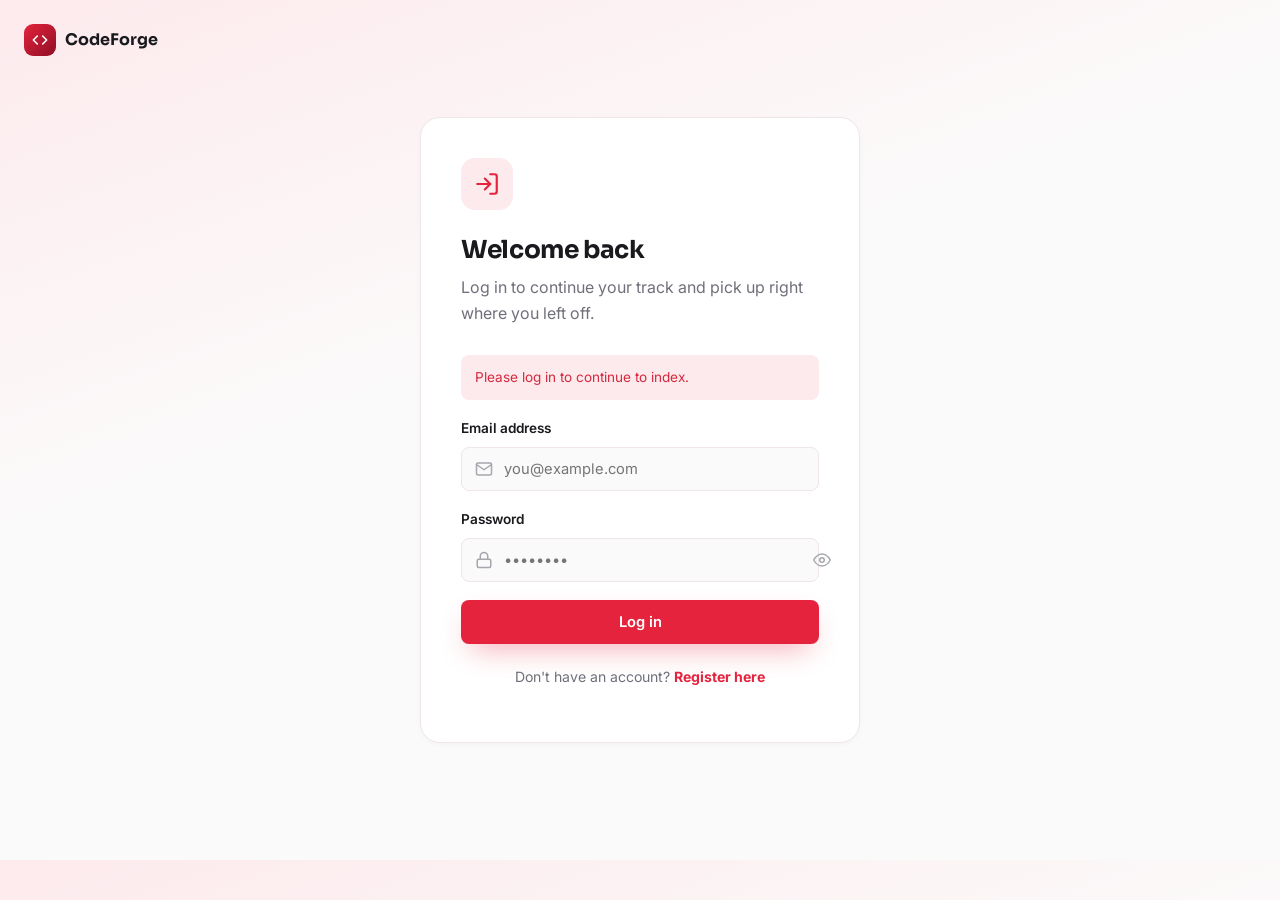
<file: files/index.html>
<!DOCTYPE html>
<html lang="en">
<head>
<meta charset="UTF-8" />
<meta name="viewport" content="width=device-width, initial-scale=1.0" />
<title>CodeForge — Learn to code, one module at a time</title>
<meta name="description" content="CodeForge is a programming learning portal with structured courses, projects, and a community of builders." />
<link rel="preconnect" href="https://fonts.googleapis.com">
<link href="https://fonts.googleapis.com/css2?family=Sora:wght@500;600;700;800&family=Inter:wght@400;500;600;700&family=JetBrains+Mono:wght@400;500&display=swap" rel="stylesheet">
<link rel="stylesheet" href="css/variables.css" />
<link rel="stylesheet" href="css/base.css" />
<link rel="stylesheet" href="css/sidebar.css" />
<link rel="stylesheet" href="css/components.css" />
<script src="js/storage.js"></script>
<script src="js/auth-guard.js"></script>
</head>
<body>

<div class="app-shell">
  <div class="sidebar-overlay" data-sidebar-overlay></div>

  <aside class="sidebar" data-sidebar>
    <div class="sidebar-brand">
      <div class="mark"><svg viewBox="0 0 24 24" stroke-width="2.4" fill="none" stroke-linecap="round" stroke-linejoin="round"><polyline points="16 18 22 12 16 6"/><polyline points="8 6 2 12 8 18"/></svg></div>
      <div>
        <div class="name">CodeForge</div>
        <div class="tag">learning portal</div>
      </div>
    </div>

    <nav class="sidebar-nav">
      <div class="nav-label">Menu</div>
      <a href="index.html" class="sidebar-link">
        <svg class="icon" viewBox="0 0 24 24"><path d="M3 12l9-9 9 9"/><path d="M5 10v10a1 1 0 0 0 1 1h3v-6h6v6h3a1 1 0 0 0 1-1V10"/></svg>
        Home
      </a>
      <a href="courses.html" class="sidebar-link">
        <svg class="icon" viewBox="0 0 24 24"><path d="M4 19.5A2.5 2.5 0 0 1 6.5 17H20"/><path d="M6.5 2H20v20H6.5A2.5 2.5 0 0 1 4 19.5v-15A2.5 2.5 0 0 1 6.5 2z"/></svg>
        Courses
      </a>
      <a href="gallery.html" class="sidebar-link">
        <svg class="icon" viewBox="0 0 24 24"><rect x="3" y="3" width="18" height="18" rx="2"/><circle cx="8.5" cy="8.5" r="1.5"/><path d="M21 15l-5-5L5 21"/></svg>
        Gallery
      </a>
      <a href="about.html" class="sidebar-link">
        <svg class="icon" viewBox="0 0 24 24"><circle cx="12" cy="12" r="10"/><line x1="12" y1="16" x2="12" y2="12"/><line x1="12" y1="8" x2="12.01" y2="8"/></svg>
        About
      </a>
      <a href="contact.html" class="sidebar-link">
        <svg class="icon" viewBox="0 0 24 24"><rect x="2" y="4" width="20" height="16" rx="2"/><path d="M22 6l-10 7L2 6"/></svg>
        Contact
      </a>
      <div class="nav-label">Account</div>
      <a href="dashboard.html" class="sidebar-link">
        <svg class="icon" viewBox="0 0 24 24"><rect x="3" y="3" width="7" height="7"/><rect x="14" y="3" width="7" height="7"/><rect x="14" y="14" width="7" height="7"/><rect x="3" y="14" width="7" height="7"/></svg>
        Dashboard
      </a>
    </nav>

    <div class="sidebar-user" data-sidebar-user></div>
  </aside>

  <div class="topbar">
    <a href="index.html" class="brand-mini">
      <span class="mark"><svg viewBox="0 0 24 24" stroke-width="2.4" fill="none" stroke-linecap="round" stroke-linejoin="round"><polyline points="16 18 22 12 16 6"/><polyline points="8 6 2 12 8 18"/></svg></span>
      CodeForge
    </a>
    <button class="menu-btn" data-menu-btn aria-label="Open menu">
      <svg class="icon" viewBox="0 0 24 24"><line x1="4" y1="7" x2="20" y2="7"/><line x1="4" y1="12" x2="20" y2="12"/><line x1="4" y1="17" x2="20" y2="17"/></svg>
    </button>
  </div>

  <main class="main">
    <div class="container">

      <section class="hero">
        <div class="hero-grid">
          <div>
            <span class="eyebrow">◆ 42 modules · 6 tracks · self-paced</span>
            <h1>Forge real skills, not just certificates.</h1>
            <p class="lede">CodeForge is a project-first learning portal. Every module ends with something shipped — a script, an app, a page you can point to and say "I built that."</p>
            <div class="hero-ctas">
              <a href="courses.html" class="btn btn-primary">Browse courses</a>
              <a href="dashboard.html" class="btn btn-outline">Go to dashboard</a>
            </div>
            <div class="hero-stats">
              <div class="stat"><b>18,400+</b><span>learners forging ahead</span></div>
              <div class="stat"><b>120+</b><span>hands-on projects</span></div>
              <div class="stat"><b>4.8/5</b><span>average rating</span></div>
            </div>
          </div>
          <div class="illustration">
            <div class="blob b1"></div>
            <div class="blob b2"></div>
            <div class="code-card">
              <div class="dot-row"><span class="dot"></span><span class="dot"></span><span class="dot"></span></div>
              <div class="ln"></div>
              <div class="ln short"></div>
              <div class="ln accent"></div>
              <div class="ln"></div>
              <div class="ln short"></div>
            </div>
          </div>
        </div>
      </section>

      <section>
        <div class="section-head">
          <span class="eyebrow">◆ how it works</span>
          <h2>Three steps, no fluff.</h2>
          <p>Pick a track, work through modules that build on each other, ship a project at the end of each one.</p>
        </div>
        <div class="grid-3">
          <div class="card p-card">
            <span class="tag">STEP 01</span>
            <h3>Pick a track</h3>
            <p>Web, Python, Data, or Mobile — start where your goals are, not where a syllabus says to.</p>
          </div>
          <div class="card p-card">
            <span class="tag">STEP 02</span>
            <h3>Build every module</h3>
            <p>Short lessons, then a real build. No module ends without something working on your screen.</p>
          </div>
          <div class="card p-card">
            <span class="tag">STEP 03</span>
            <h3>Ship your portfolio</h3>
            <p>Finish a track with a portfolio of projects, not just a checklist of completed videos.</p>
          </div>
        </div>
      </section>

      <section>
        <div class="section-head">
          <span class="eyebrow">◆ popular tracks</span>
          <h2>Start with what's trending right now.</h2>
        </div>
        <div class="grid-3">
          <div class="card p-card" data-cat="web">
          <span class="tag">WEB</span>
          <h3><a class="course-title-link" href="html5-notes.html">HTML5</a></h3>
          <p>Learn the semantic and accessible structure behind every website.</p>
          <div class="meta"><span>🧩 8 modules</span><span>⏱ 10h</span><span>🟢 Beginner</span></div>
          <a href="html5-notes.html" class="btn btn-primary btn-sm course-start">Read full HTML5 notes</a>
        </div>
        <div class="card p-card" data-cat="web">
          <span class="tag">WEB</span>
          <h3><a class="course-title-link" href="javascript-notes.html">Modern JavaScript</a></h3>
          <p>ES2024 syntax, async patterns, and the DOM APIs used across production codebases.</p>
          <div class="meta"><span>🧩 14 modules</span><span>⏱ 22h</span><span>🟢 Beginner</span></div>
          <a href="javascript-notes.html" class="btn btn-primary btn-sm course-start">Read full JavaScript notes</a>
        </div>
        <div class="card p-card" data-cat="web">
          <span class="tag">WEB</span>
          <h3><a class="course-title-link" href="css3-notes.html">Responsive CSS &amp; Layout</a></h3>
          <p>Flexbox, Grid, container queries, and building interfaces that hold up on any screen.</p>
          <div class="meta"><span>🧩 9 modules</span><span>⏱ 14h</span><span>🟢 Beginner</span></div>
          <a href="css3-notes.html" class="btn btn-primary btn-sm course-start">Read full CSS3 notes</a>
        </div>
        </div>
        <div style="text-align:center; margin-top:32px;">
          <a href="courses.html" class="btn btn-outline">See all courses →</a>
        </div>
      </section>

      <div class="page-footer">
        <span>© 2026 CodeForge. All rights reserved.</span>
        <span>Built with HTML, CSS, JS &amp; Local Storage.</span>
      </div>
    </div>
  </main>
</div>

<script src="js/sidebar.js"></script>
</body>
</html>
</file>
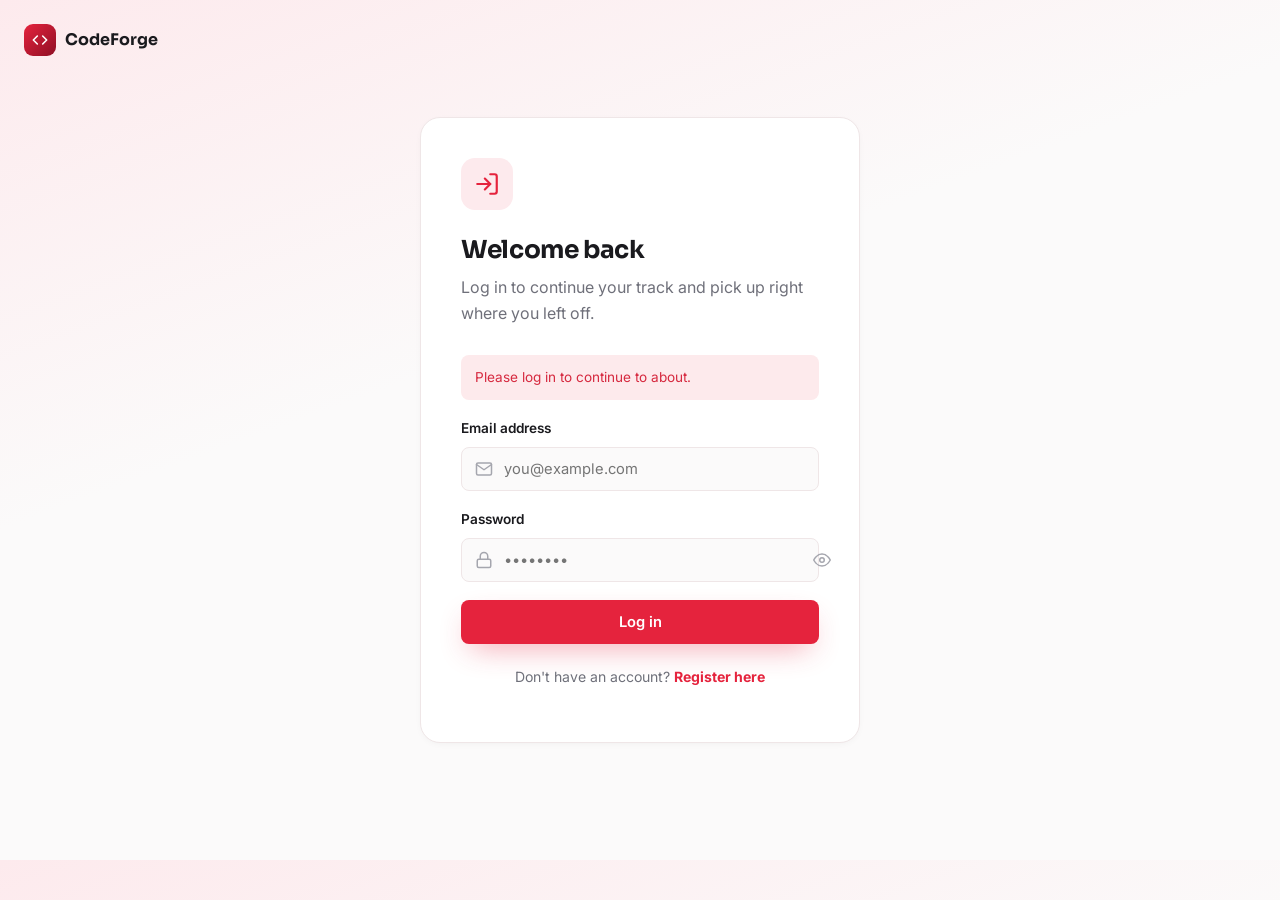
<file: files/about.html>
<!DOCTYPE html>
<html lang="en">
<head>
<meta charset="UTF-8" />
<meta name="viewport" content="width=device-width, initial-scale=1.0" />
<title>About — CodeForge</title>
<link rel="preconnect" href="https://fonts.googleapis.com">
<link href="https://fonts.googleapis.com/css2?family=Sora:wght@500;600;700;800&family=Inter:wght@400;500;600;700&family=JetBrains+Mono:wght@400;500&display=swap" rel="stylesheet">
<link rel="stylesheet" href="css/variables.css" />
<link rel="stylesheet" href="css/base.css" />
<link rel="stylesheet" href="css/sidebar.css" />
<link rel="stylesheet" href="css/components.css" />
<script src="js/storage.js"></script>
<script src="js/auth-guard.js"></script>
</head>
<body>

<div class="app-shell">
  <div class="sidebar-overlay" data-sidebar-overlay></div>

  <aside class="sidebar" data-sidebar>
    <div class="sidebar-brand">
      <div class="mark"><svg viewBox="0 0 24 24" stroke-width="2.4" fill="none" stroke-linecap="round" stroke-linejoin="round"><polyline points="16 18 22 12 16 6"/><polyline points="8 6 2 12 8 18"/></svg></div>
      <div>
        <div class="name">CodeForge</div>
        <div class="tag">learning portal</div>
      </div>
    </div>
    <nav class="sidebar-nav">
      <div class="nav-label">Menu</div>
      <a href="index.html" class="sidebar-link">
        <svg class="icon" viewBox="0 0 24 24"><path d="M3 12l9-9 9 9"/><path d="M5 10v10a1 1 0 0 0 1 1h3v-6h6v6h3a1 1 0 0 0 1-1V10"/></svg>
        Home
      </a>
      <a href="courses.html" class="sidebar-link">
        <svg class="icon" viewBox="0 0 24 24"><path d="M4 19.5A2.5 2.5 0 0 1 6.5 17H20"/><path d="M6.5 2H20v20H6.5A2.5 2.5 0 0 1 4 19.5v-15A2.5 2.5 0 0 1 6.5 2z"/></svg>
        Courses
      </a>
      <a href="gallery.html" class="sidebar-link">
        <svg class="icon" viewBox="0 0 24 24"><rect x="3" y="3" width="18" height="18" rx="2"/><circle cx="8.5" cy="8.5" r="1.5"/><path d="M21 15l-5-5L5 21"/></svg>
        Gallery
      </a>
      <a href="about.html" class="sidebar-link">
        <svg class="icon" viewBox="0 0 24 24"><circle cx="12" cy="12" r="10"/><line x1="12" y1="16" x2="12" y2="12"/><line x1="12" y1="8" x2="12.01" y2="8"/></svg>
        About
      </a>
      <a href="contact.html" class="sidebar-link">
        <svg class="icon" viewBox="0 0 24 24"><rect x="2" y="4" width="20" height="16" rx="2"/><path d="M22 6l-10 7L2 6"/></svg>
        Contact
      </a>
      <div class="nav-label">Account</div>
      <a href="dashboard.html" class="sidebar-link">
        <svg class="icon" viewBox="0 0 24 24"><rect x="3" y="3" width="7" height="7"/><rect x="14" y="3" width="7" height="7"/><rect x="14" y="14" width="7" height="7"/><rect x="3" y="14" width="7" height="7"/></svg>
        Dashboard
      </a>
    </nav>
    <div class="sidebar-user" data-sidebar-user></div>
  </aside>

  <div class="topbar">
    <a href="index.html" class="brand-mini">
      <span class="mark"><svg viewBox="0 0 24 24" stroke-width="2.4" fill="none" stroke-linecap="round" stroke-linejoin="round"><polyline points="16 18 22 12 16 6"/><polyline points="8 6 2 12 8 18"/></svg></span>
      CodeForge
    </a>
    <button class="menu-btn" data-menu-btn aria-label="Open menu">
      <svg class="icon" viewBox="0 0 24 24"><line x1="4" y1="7" x2="20" y2="7"/><line x1="4" y1="12" x2="20" y2="12"/><line x1="4" y1="17" x2="20" y2="17"/></svg>
    </button>
  </div>

  <main class="main">
    <div class="container">

      <div class="page-head">
        <span class="eyebrow">◆ our story</span>
        <h1>We got tired of tutorials that end at "hello world."</h1>
        <p class="lede">CodeForge started as a small study group trading feedback on each other's side projects. Three years later, it's a full curriculum built on the same idea: you learn to code by making things, not by watching someone else make them.</p>
      </div>

      <section>
        <div class="section-head">
          <span class="eyebrow">◆ what we value</span>
          <h2>The principles behind every module.</h2>
        </div>
        <div class="value-list">
          <div class="card p-card">
            <h3>Build before you're ready</h3>
            <p>Waiting to feel "prepared enough" is the biggest thing that stalls new developers. Every module gets you shipping in the first ten minutes.</p>
          </div>
          <div class="card p-card">
            <h3>Real stacks, not toy syntax</h3>
            <p>Our tracks run on the same HTML/CSS/JS foundation powering this very site — nothing simplified away.</p>
          </div>
          <div class="card p-card">
            <h3>Feedback over videos</h3>
            <p>Every project gets reviewed by a mentor or peer. Code quality improves faster with a second pair of eyes than a fourth tutorial.</p>
          </div>
          <div class="card p-card">
            <h3>Portfolio over certificates</h3>
            <p>A hiring manager wants to see what you built. Our tracks are structured so you leave with projects worth showing, not just a badge.</p>
          </div>
        </div>
      </section>

     

      <div class="page-footer">
        <span>© 2026 CodeForge. All rights reserved.</span>
        <span>Built with HTML, CSS, JS &amp; Local Storage.</span>
      </div>
    </div>
  </main>
</div>

<script src="js/sidebar.js"></script>
</body>
</html>
</file>
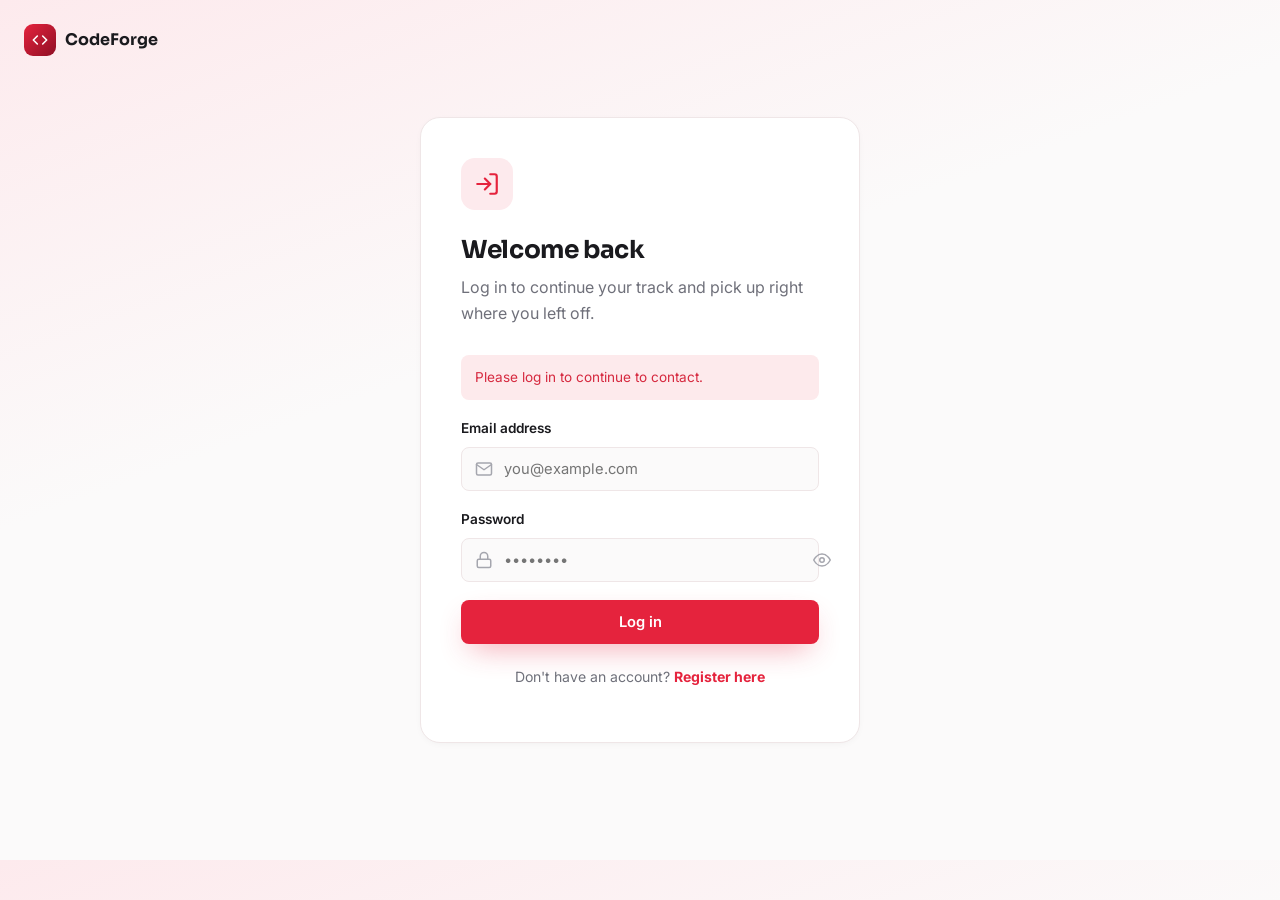
<file: files/contact.html>
<!DOCTYPE html>
<html lang="en">
<head>
<meta charset="UTF-8" />
<meta name="viewport" content="width=device-width, initial-scale=1.0" />
<title>Contact — CodeForge</title>
<link rel="preconnect" href="https://fonts.googleapis.com">
<link href="https://fonts.googleapis.com/css2?family=Sora:wght@500;600;700;800&family=Inter:wght@400;500;600;700&family=JetBrains+Mono:wght@400;500&display=swap" rel="stylesheet">
<link rel="stylesheet" href="css/variables.css" />
<link rel="stylesheet" href="css/base.css" />
<link rel="stylesheet" href="css/sidebar.css" />
<link rel="stylesheet" href="css/components.css" />
<script src="js/storage.js"></script>
<script src="js/auth-guard.js"></script>
</head>
<body>

<div class="app-shell">
  <div class="sidebar-overlay" data-sidebar-overlay></div>

  <aside class="sidebar" data-sidebar>
    <div class="sidebar-brand">
      <div class="mark"><svg viewBox="0 0 24 24" stroke-width="2.4" fill="none" stroke-linecap="round" stroke-linejoin="round"><polyline points="16 18 22 12 16 6"/><polyline points="8 6 2 12 8 18"/></svg></div>
      <div>
        <div class="name">CodeForge</div>
        <div class="tag">learning portal</div>
      </div>
    </div>
    <nav class="sidebar-nav">
      <div class="nav-label">Menu</div>
      <a href="index.html" class="sidebar-link">
        <svg class="icon" viewBox="0 0 24 24"><path d="M3 12l9-9 9 9"/><path d="M5 10v10a1 1 0 0 0 1 1h3v-6h6v6h3a1 1 0 0 0 1-1V10"/></svg>
        Home
      </a>
      <a href="courses.html" class="sidebar-link">
        <svg class="icon" viewBox="0 0 24 24"><path d="M4 19.5A2.5 2.5 0 0 1 6.5 17H20"/><path d="M6.5 2H20v20H6.5A2.5 2.5 0 0 1 4 19.5v-15A2.5 2.5 0 0 1 6.5 2z"/></svg>
        Courses
      </a>
      <a href="gallery.html" class="sidebar-link">
        <svg class="icon" viewBox="0 0 24 24"><rect x="3" y="3" width="18" height="18" rx="2"/><circle cx="8.5" cy="8.5" r="1.5"/><path d="M21 15l-5-5L5 21"/></svg>
        Gallery
      </a>
      <a href="about.html" class="sidebar-link">
        <svg class="icon" viewBox="0 0 24 24"><circle cx="12" cy="12" r="10"/><line x1="12" y1="16" x2="12" y2="12"/><line x1="12" y1="8" x2="12.01" y2="8"/></svg>
        About
      </a>
      <a href="contact.html" class="sidebar-link">
        <svg class="icon" viewBox="0 0 24 24"><rect x="2" y="4" width="20" height="16" rx="2"/><path d="M22 6l-10 7L2 6"/></svg>
        Contact
      </a>
      <div class="nav-label">Account</div>
      <a href="dashboard.html" class="sidebar-link">
        <svg class="icon" viewBox="0 0 24 24"><rect x="3" y="3" width="7" height="7"/><rect x="14" y="3" width="7" height="7"/><rect x="14" y="14" width="7" height="7"/><rect x="3" y="14" width="7" height="7"/></svg>
        Dashboard
      </a>
    </nav>
    <div class="sidebar-user" data-sidebar-user></div>
  </aside>

  <div class="topbar">
    <a href="index.html" class="brand-mini">
      <span class="mark"><svg viewBox="0 0 24 24" stroke-width="2.4" fill="none" stroke-linecap="round" stroke-linejoin="round"><polyline points="16 18 22 12 16 6"/><polyline points="8 6 2 12 8 18"/></svg></span>
      CodeForge
    </a>
    <button class="menu-btn" data-menu-btn aria-label="Open menu">
      <svg class="icon" viewBox="0 0 24 24"><line x1="4" y1="7" x2="20" y2="7"/><line x1="4" y1="12" x2="20" y2="12"/><line x1="4" y1="17" x2="20" y2="17"/></svg>
    </button>
  </div>

  <main class="main">
    <div class="container">

      <div class="page-head">
        <span class="eyebrow">◆ get in touch</span>
        <h1>Questions, feedback, partnership ideas?</h1>
        <p class="lede">Send us a message — it's saved right to your browser's local storage and our team follows up from there.</p>
      </div>

      <div class="contact-grid">
        <div class="contact-info">
          <div class="card p-card">
            <div class="icon-badge"><svg class="icon" viewBox="0 0 24 24"><path d="M21 10c0 7-9 13-9 13s-9-6-9-13a9 9 0 0 1 18 0z"/><circle cx="12" cy="10" r="3"/></svg></div>
            <h3>Studio</h3>
            <p>Jaipur, Rajasthan, India — remote-first team, open to visitors by appointment.</p>
          </div>
          <div class="card p-card">
            <div class="icon-badge"><svg class="icon" viewBox="0 0 24 24"><rect x="2" y="4" width="20" height="16" rx="2"/><path d="M22 6l-10 7L2 6"/></svg></div>
            <h3>Email</h3>
            <p>hello@codeforge.example</p>
          </div>
          <div class="card p-card">
            <div class="icon-badge"><svg class="icon" viewBox="0 0 24 24"><circle cx="12" cy="12" r="10"/><polyline points="12 6 12 12 16 14"/></svg></div>
            <h3>Response time</h3>
            <p>We reply within one business day, faster for current students.</p>
          </div>
        </div>

        <div class="card p-card">
          <div class="form-msg" data-form-msg></div>
          <form id="contact-form" novalidate>
            <div class="field">
              <label for="c-name">Full name</label>
              <div class="input-wrap">
                <svg class="icon" viewBox="0 0 24 24"><path d="M20 21v-2a4 4 0 0 0-4-4H8a4 4 0 0 0-4 4v2"/><circle cx="12" cy="7" r="4"/></svg>
                <input type="text" id="c-name" name="name" placeholder="Jordan Smith" />
              </div>
              <span class="field-error"></span>
            </div>
            <div class="field">
              <label for="c-email">Email address</label>
              <div class="input-wrap">
                <svg class="icon" viewBox="0 0 24 24"><rect x="2" y="4" width="20" height="16" rx="2"/><path d="M22 6l-10 7L2 6"/></svg>
                <input type="email" id="c-email" name="email" placeholder="you@example.com" />
              </div>
              <span class="field-error"></span>
            </div>
            <div class="field">
              <label for="c-message">Message</label>
              <div class="input-wrap">
                <svg class="icon" viewBox="0 0 24 24" style="top:18px; transform:none;"><path d="M21 15a2 2 0 0 1-2 2H7l-4 4V5a2 2 0 0 1 2-2h14a2 2 0 0 1 2 2z"/></svg>
                <textarea id="c-message" name="message" rows="5" placeholder="How can we help?" style="padding-left:42px;"></textarea>
              </div>
              <span class="field-error"></span>
            </div>
            <button type="submit" class="btn btn-primary btn-block">Send message</button>
          </form>
        </div>
      </div>

      <div class="page-footer">
        <span>© 2026 CodeForge. All rights reserved.</span>
        <span>Built with HTML, CSS, JS &amp; Local Storage.</span>
      </div>
    </div>
  </main>
</div>

<script src="js/sidebar.js"></script>
<script src="js/contact.js"></script>
</body>
</html>
</file>
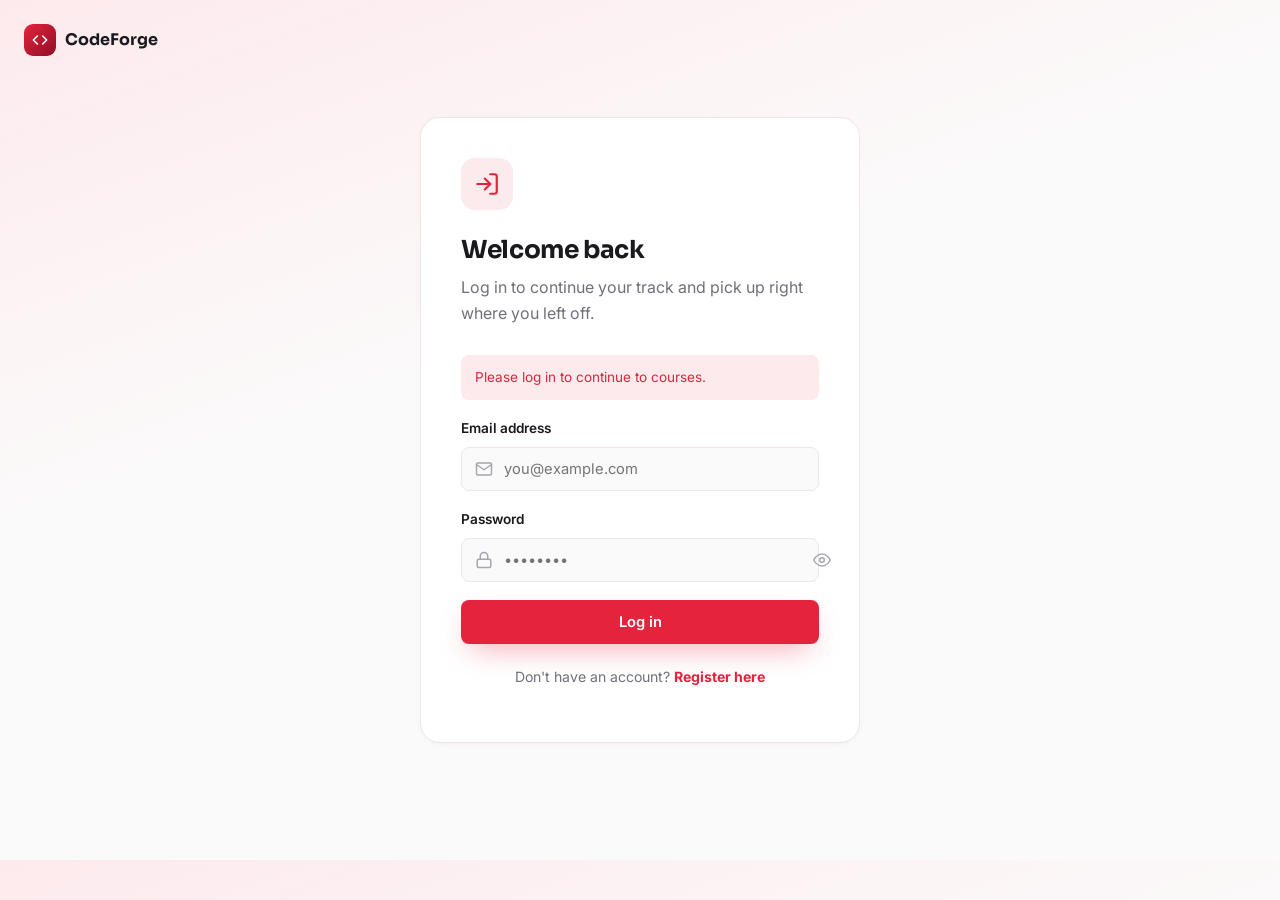
<file: files/courses.html>
<!DOCTYPE html>
<html lang="en">
<head>
<meta charset="UTF-8" />
<meta name="viewport" content="width=device-width, initial-scale=1.0" />
<title>Courses — CodeForge</title>
<link rel="preconnect" href="https://fonts.googleapis.com">
<link href="https://fonts.googleapis.com/css2?family=Sora:wght@500;600;700;800&family=Inter:wght@400;500;600;700&family=JetBrains+Mono:wght@400;500&display=swap" rel="stylesheet">
<link rel="stylesheet" href="css/variables.css" />
<link rel="stylesheet" href="css/base.css" />
<link rel="stylesheet" href="css/sidebar.css" />
<link rel="stylesheet" href="css/components.css" />
<script src="js/storage.js"></script>
<script src="js/auth-guard.js"></script>
</head>
<body>

<div class="app-shell">
  <div class="sidebar-overlay" data-sidebar-overlay></div>

  <aside class="sidebar" data-sidebar>
    <div class="sidebar-brand">
      <div class="mark"><svg viewBox="0 0 24 24" stroke-width="2.4" fill="none" stroke-linecap="round" stroke-linejoin="round"><polyline points="16 18 22 12 16 6"/><polyline points="8 6 2 12 8 18"/></svg></div>
      <div>
        <div class="name">CodeForge</div>
        <div class="tag">learning portal</div>
      </div>
    </div>
    <nav class="sidebar-nav">
      <div class="nav-label">Menu</div>
      <a href="index.html" class="sidebar-link">
        <svg class="icon" viewBox="0 0 24 24"><path d="M3 12l9-9 9 9"/><path d="M5 10v10a1 1 0 0 0 1 1h3v-6h6v6h3a1 1 0 0 0 1-1V10"/></svg>
        Home
      </a>
      <a href="courses.html" class="sidebar-link">
        <svg class="icon" viewBox="0 0 24 24"><path d="M4 19.5A2.5 2.5 0 0 1 6.5 17H20"/><path d="M6.5 2H20v20H6.5A2.5 2.5 0 0 1 4 19.5v-15A2.5 2.5 0 0 1 6.5 2z"/></svg>
        Courses
      </a>
      <a href="gallery.html" class="sidebar-link">
        <svg class="icon" viewBox="0 0 24 24"><rect x="3" y="3" width="18" height="18" rx="2"/><circle cx="8.5" cy="8.5" r="1.5"/><path d="M21 15l-5-5L5 21"/></svg>
        Gallery
      </a>
      <a href="about.html" class="sidebar-link">
        <svg class="icon" viewBox="0 0 24 24"><circle cx="12" cy="12" r="10"/><line x1="12" y1="16" x2="12" y2="12"/><line x1="12" y1="8" x2="12.01" y2="8"/></svg>
        About
      </a>
      <a href="contact.html" class="sidebar-link">
        <svg class="icon" viewBox="0 0 24 24"><rect x="2" y="4" width="20" height="16" rx="2"/><path d="M22 6l-10 7L2 6"/></svg>
        Contact
      </a>
      <div class="nav-label">Account</div>
      <a href="dashboard.html" class="sidebar-link">
        <svg class="icon" viewBox="0 0 24 24"><rect x="3" y="3" width="7" height="7"/><rect x="14" y="3" width="7" height="7"/><rect x="14" y="14" width="7" height="7"/><rect x="3" y="14" width="7" height="7"/></svg>
        Dashboard
      </a>
    </nav>
    <div class="sidebar-user" data-sidebar-user></div>
  </aside>

  <div class="topbar">
    <a href="index.html" class="brand-mini">
      <span class="mark"><svg viewBox="0 0 24 24" stroke-width="2.4" fill="none" stroke-linecap="round" stroke-linejoin="round"><polyline points="16 18 22 12 16 6"/><polyline points="8 6 2 12 8 18"/></svg></span>
      CodeForge
    </a>
    <button class="menu-btn" data-menu-btn aria-label="Open menu">
      <svg class="icon" viewBox="0 0 24 24"><line x1="4" y1="7" x2="20" y2="7"/><line x1="4" y1="12" x2="20" y2="12"/><line x1="4" y1="17" x2="20" y2="17"/></svg>
    </button>
  </div>

  <main class="main">
    <div class="container">

      <div class="page-head">
        <span class="eyebrow">◆ 3 courses available</span>
        <h1>Pick a track. Ship every module.</h1>
        <p class="lede">Filter by language or focus area. Every course below includes hands-on projects, not just lecture videos.</p>
      </div>

      <div class="chip-row" id="filters">
        <button class="chip active" data-filter="all">All</button>
        <button class="chip" data-filter="web">Web</button>
        <button class="chip" data-filter="python">Python</button>
        <button class="chip" data-filter="data">DSA</button>
        <button class="chip" data-filter="mobile">Mobile</button>
        <button class="chip" data-filter="backend">Backend</button>
      </div>

      <div class="grid-3" id="course-grid">
        <div class="card p-card" data-cat="web">
          <span class="tag">WEB</span>
          <h3><a class="course-title-link" href="html5-notes.html">HTML5</a></h3>
          <p>Learn the semantic and accessible structure behind every website.</p>
          <div class="meta"><span>🧩 8 modules</span><span>⏱ 10h</span><span>🟢 Beginner</span></div>
          <a href="html5-notes.html" class="btn btn-primary btn-sm course-start">Read full HTML5 notes</a>
        </div>
        <div class="card p-card" data-cat="web">
          <span class="tag">WEB</span>
          <h3><a class="course-title-link" href="javascript-notes.html">Modern JavaScript</a></h3>
          <p>ES2024 syntax, async patterns, and the DOM APIs used across production codebases.</p>
          <div class="meta"><span>🧩 14 modules</span><span>⏱ 22h</span><span>🟢 Beginner</span></div>
          <a href="javascript-notes.html" class="btn btn-primary btn-sm course-start">Read full JavaScript notes</a>
        </div>
        <div class="card p-card" data-cat="web">
          <span class="tag">WEB</span>
          <h3><a class="course-title-link" href="css3-notes.html">Responsive CSS &amp; Layout</a></h3>
          <p>Flexbox, Grid, container queries, and building interfaces that hold up on any screen.</p>
          <div class="meta"><span>🧩 9 modules</span><span>⏱ 14h</span><span>🟢 Beginner</span></div>
          <a href="css3-notes.html" class="btn btn-primary btn-sm course-start">Read full CSS3 notes</a>
        </div>
        <div class="card p-card" data-cat="python">
          <span class="tag">PYTHON</span>
          <h3>Python Fundamentals</h3>
          <p>Syntax, data structures, and functions — the foundation for every Python track after this.</p>
          <div class="meta"><span>🧩 10 modules</span><span>⏱ 16h</span><span>🟢 Beginner</span></div>
          <button type="button" class="btn btn-outline btn-sm course-start" disabled>Coming soon</button>
        </div>
        <div class="card p-card" data-cat="data">
          <span class="tag">DSA</span>
          <h3>Data Structures and Algorithms</h3>
          <p>Master concepts like arrays, strings, linked list, stack, queue, greedy, backtracking, trees, graph, DP and more.</p>
          <div class="meta"><span>🧩 12 modules</span><span>⏱ 3m</span><span>🟡 Intermediate</span></div>
          <button type="button" class="btn btn-outline btn-sm course-start" disabled>Coming soon</button>
        </div>
        <div class="card p-card" data-cat="backend">
          <span class="tag">BACKEND</span>
          <h3>Full-Stack Fundamentals</h3>
          <p>REST APIs, authentication, and relational data modeling for real applications.</p>
          <div class="meta"><span>🧩 16 modules</span><span>⏱ 27h</span><span>🟡 Intermediate</span></div>
          <button type="button" class="btn btn-outline btn-sm course-start" disabled>Coming soon</button>
        </div>
        <div class="card p-card" data-cat="mobile">
          <span class="tag">MOBILE</span>
          <h3>Mobile Basics with React Native</h3>
          <p>Ship your first cross-platform app using the JavaScript skills you already have.</p>
          <div class="meta"><span>🧩 11 modules</span><span>⏱ 18h</span><span>🟡 Intermediate</span></div>
          <button type="button" class="btn btn-outline btn-sm course-start" disabled>Coming soon</button>
        </div>
       
       
      </div>

      <div class="page-footer">
        <span>© 2026 CodeForge. All rights reserved.</span>
        <span>Built with HTML, CSS, JS &amp; Local Storage.</span>
      </div>
    </div>
  </main>
</div>

<script src="js/sidebar.js"></script>
<script src="js/courses.js"></script>
</body>
</html>
</file>
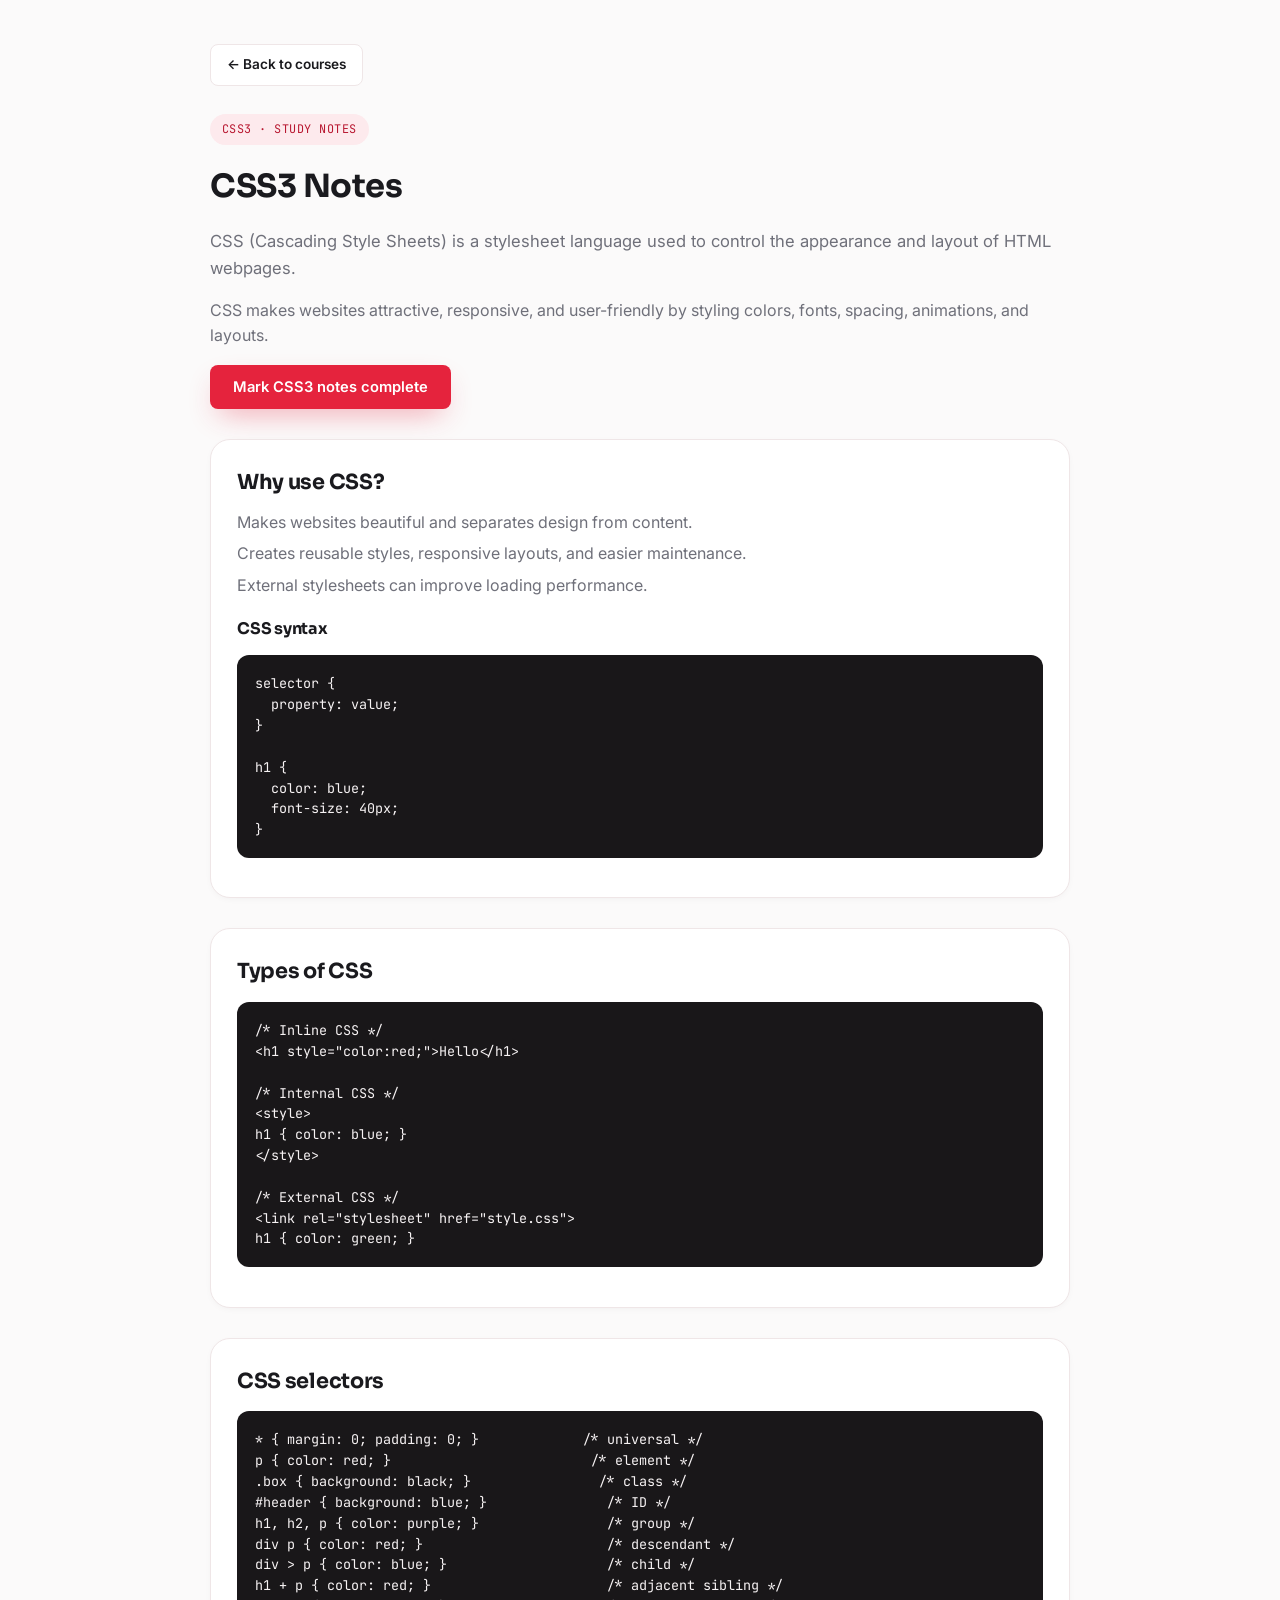
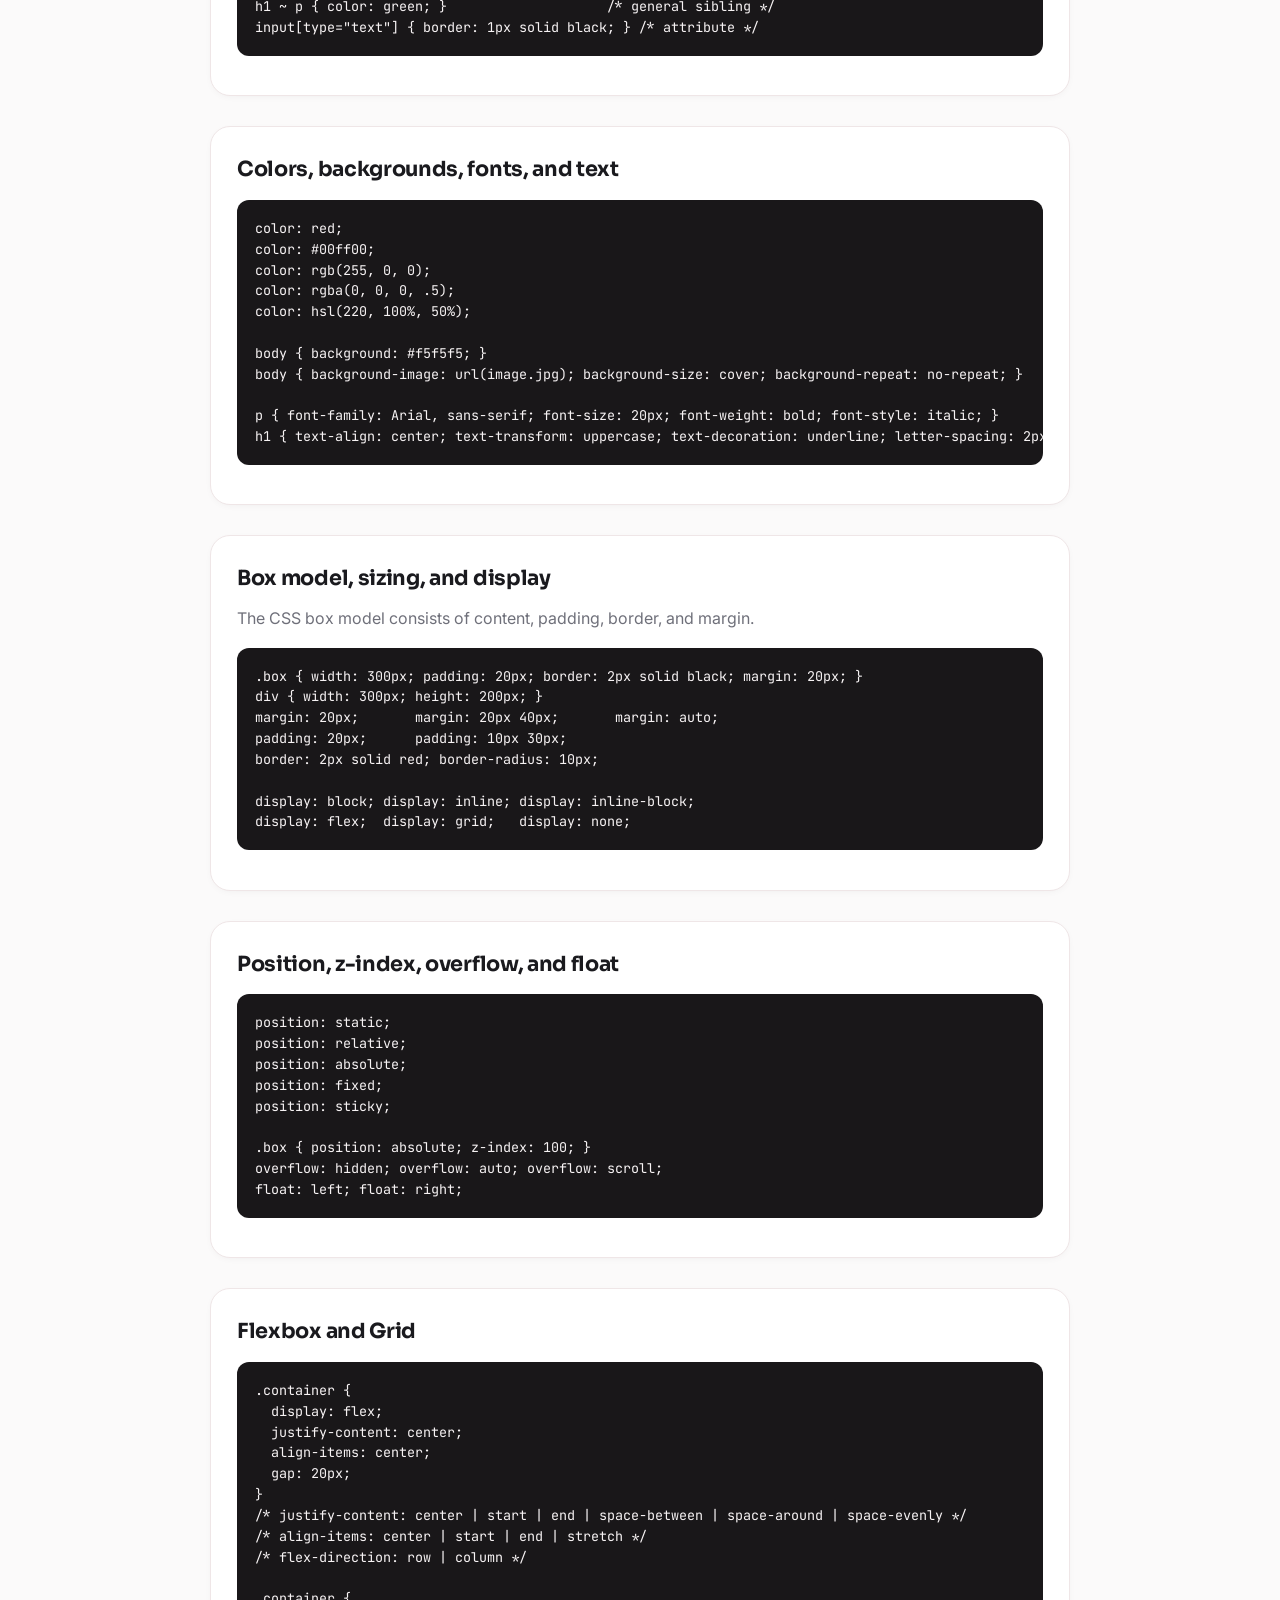
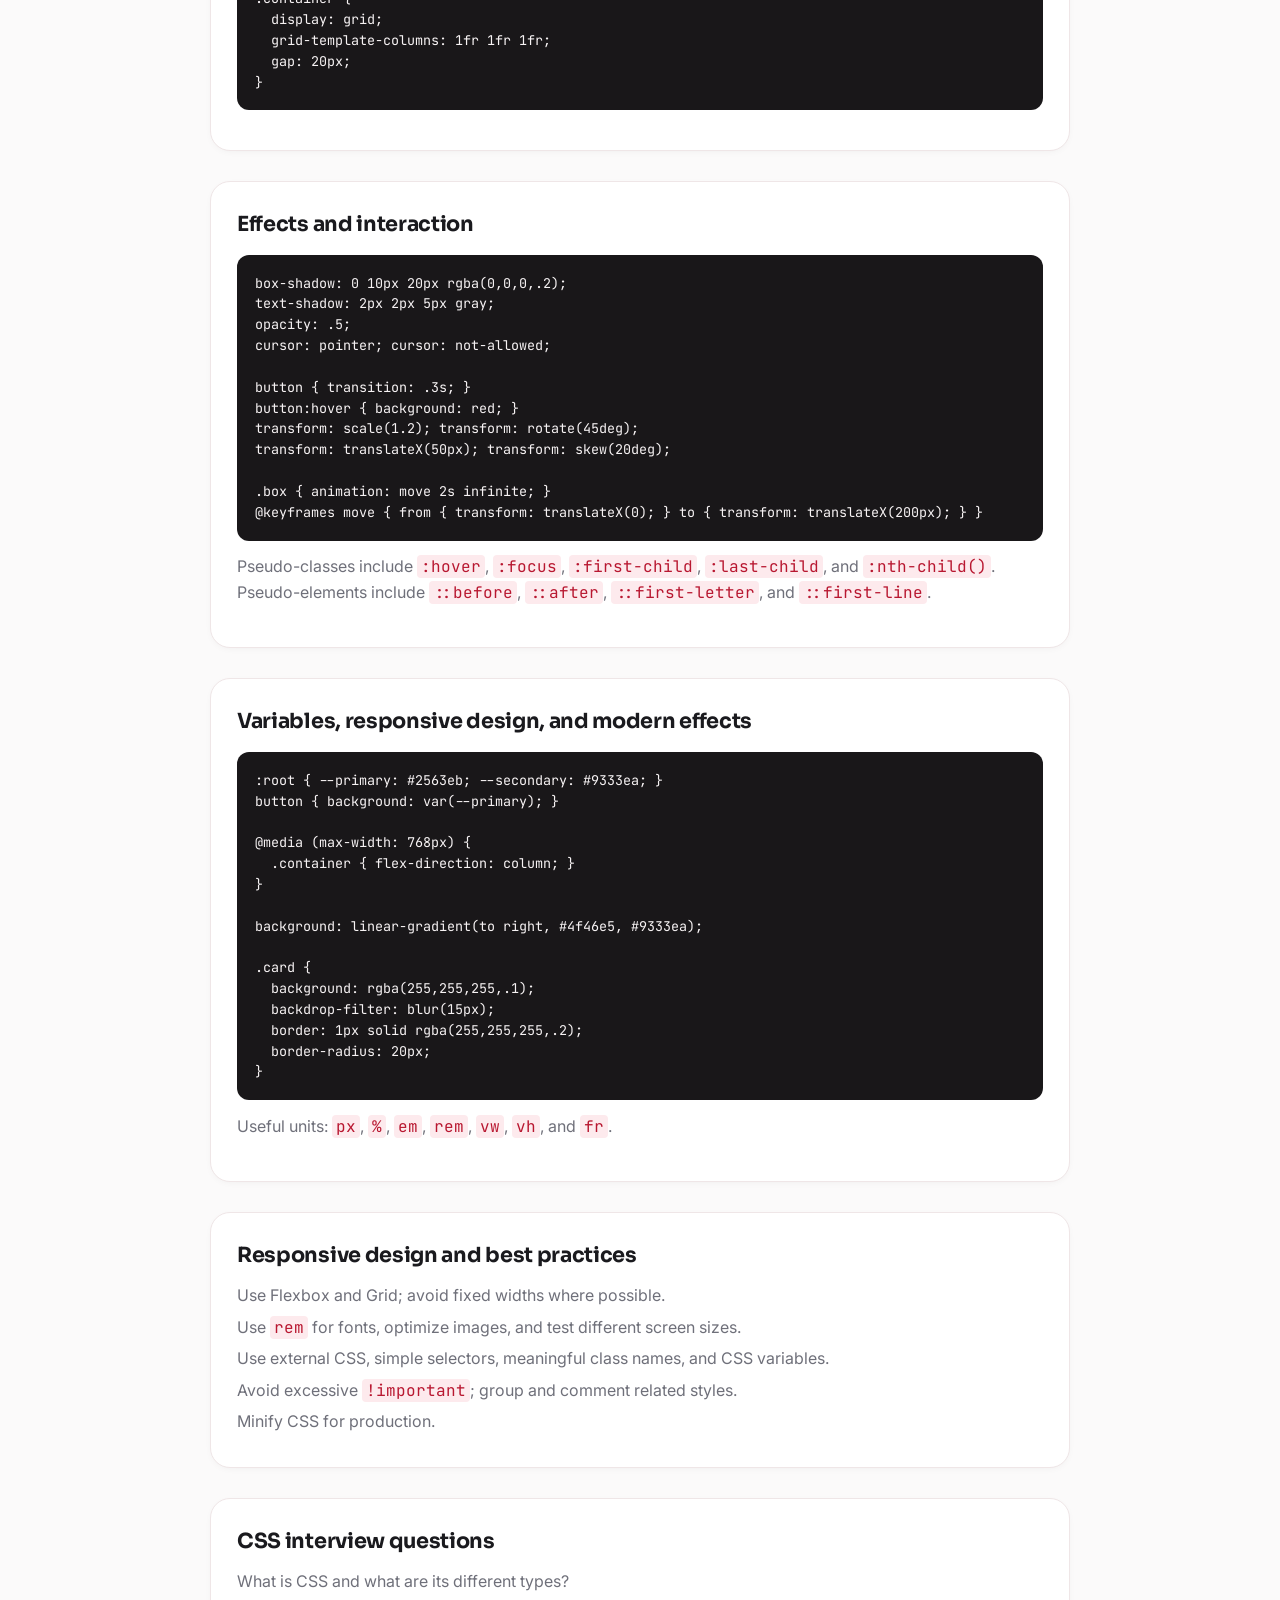
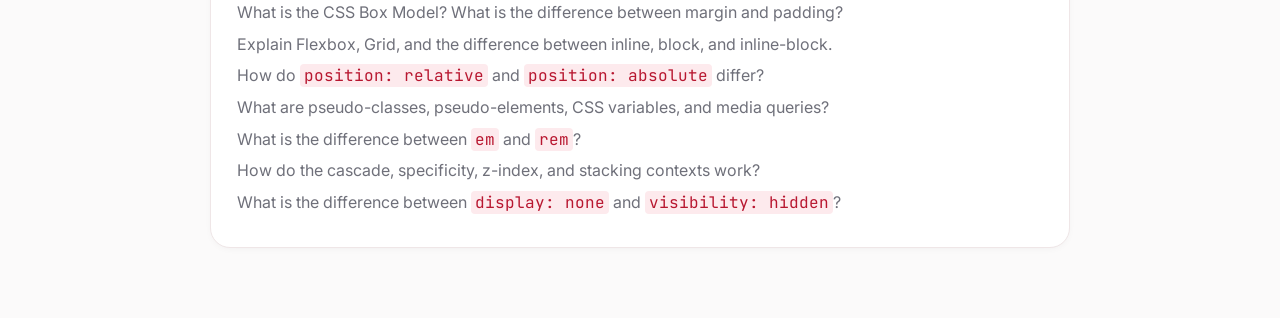
<file: files/css3-notes.html>
<!DOCTYPE html>
<html lang="en">
<head>
  <meta charset="UTF-8" />
  <meta name="viewport" content="width=device-width, initial-scale=1.0" />
  <title>CSS3 Notes — CodeForge</title>
  <link rel="preconnect" href="https://fonts.googleapis.com">
  <link href="https://fonts.googleapis.com/css2?family=Sora:wght@500;600;700;800&family=Inter:wght@400;500;600;700&family=JetBrains+Mono:wght@400;500&display=swap" rel="stylesheet">
  <link rel="stylesheet" href="css/variables.css" />
  <link rel="stylesheet" href="css/base.css" />
  <link rel="stylesheet" href="css/components.css" />
  <style>
    .notes{max-width:900px;margin:0 auto;padding:44px 20px 70px}.notes section{margin-top:30px}.notes h2{font-size:1.3rem}.notes h3{font-size:1rem;margin-top:18px}.notes li{color:var(--ink-muted);margin:6px 0}.notes pre{overflow:auto;background:#191719;color:#f7f3f4;padding:18px;border-radius:12px;font: .84rem/1.55 var(--font-mono)}.notes code{font-family:var(--font-mono)}.notes p code,.notes li code{background:var(--red-soft);color:var(--red-dark);padding:1px 4px;border-radius:4px}.notes .intro{font-size:1.04rem}
  </style>
</head>
<body>
  <main class="notes">
    <a href="courses.html" class="btn btn-outline btn-sm">← Back to courses</a>
    <header class="page-head" style="margin-top:28px"><span class="eyebrow">CSS3 · STUDY NOTES</span><h1>CSS3 Notes</h1><p class="intro">CSS (Cascading Style Sheets) is a stylesheet language used to control the appearance and layout of HTML webpages.</p><p>CSS makes websites attractive, responsive, and user-friendly by styling colors, fonts, spacing, animations, and layouts.</p><button class="btn btn-primary" data-complete-course="css3">Mark CSS3 notes complete</button></header>

    <section class="card p-card"><h2>Why use CSS?</h2><ul><li>Makes websites beautiful and separates design from content.</li><li>Creates reusable styles, responsive layouts, and easier maintenance.</li><li>External stylesheets can improve loading performance.</li></ul><h3>CSS syntax</h3><pre><code>selector {
  property: value;
}

h1 {
  color: blue;
  font-size: 40px;
}</code></pre></section>

    <section class="card p-card"><h2>Types of CSS</h2><pre><code>/* Inline CSS */
&lt;h1 style="color:red;"&gt;Hello&lt;/h1&gt;

/* Internal CSS */
&lt;style&gt;
h1 { color: blue; }
&lt;/style&gt;

/* External CSS */
&lt;link rel="stylesheet" href="style.css"&gt;
h1 { color: green; }</code></pre></section>

    <section class="card p-card"><h2>CSS selectors</h2><pre><code>* { margin: 0; padding: 0; }             /* universal */
p { color: red; }                         /* element */
.box { background: black; }                /* class */
#header { background: blue; }               /* ID */
h1, h2, p { color: purple; }                /* group */
div p { color: red; }                       /* descendant */
div &gt; p { color: blue; }                    /* child */
h1 + p { color: red; }                      /* adjacent sibling */
h1 ~ p { color: green; }                    /* general sibling */
input[type="text"] { border: 1px solid black; } /* attribute */</code></pre></section>

    <section class="card p-card"><h2>Colors, backgrounds, fonts, and text</h2><pre><code>color: red;
color: #00ff00;
color: rgb(255, 0, 0);
color: rgba(0, 0, 0, .5);
color: hsl(220, 100%, 50%);

body { background: #f5f5f5; }
body { background-image: url(image.jpg); background-size: cover; background-repeat: no-repeat; }

p { font-family: Arial, sans-serif; font-size: 20px; font-weight: bold; font-style: italic; }
h1 { text-align: center; text-transform: uppercase; text-decoration: underline; letter-spacing: 2px; line-height: 2; }</code></pre></section>

    <section class="card p-card"><h2>Box model, sizing, and display</h2><p>The CSS box model consists of content, padding, border, and margin.</p><pre><code>.box { width: 300px; padding: 20px; border: 2px solid black; margin: 20px; }
div { width: 300px; height: 200px; }
margin: 20px;       margin: 20px 40px;       margin: auto;
padding: 20px;      padding: 10px 30px;
border: 2px solid red; border-radius: 10px;

display: block; display: inline; display: inline-block;
display: flex;  display: grid;   display: none;</code></pre></section>

    <section class="card p-card"><h2>Position, z-index, overflow, and float</h2><pre><code>position: static;
position: relative;
position: absolute;
position: fixed;
position: sticky;

.box { position: absolute; z-index: 100; }
overflow: hidden; overflow: auto; overflow: scroll;
float: left; float: right;</code></pre></section>

    <section class="card p-card"><h2>Flexbox and Grid</h2><pre><code>.container {
  display: flex;
  justify-content: center;
  align-items: center;
  gap: 20px;
}
/* justify-content: center | start | end | space-between | space-around | space-evenly */
/* align-items: center | start | end | stretch */
/* flex-direction: row | column */

.container {
  display: grid;
  grid-template-columns: 1fr 1fr 1fr;
  gap: 20px;
}</code></pre></section>

    <section class="card p-card"><h2>Effects and interaction</h2><pre><code>box-shadow: 0 10px 20px rgba(0,0,0,.2);
text-shadow: 2px 2px 5px gray;
opacity: .5;
cursor: pointer; cursor: not-allowed;

button { transition: .3s; }
button:hover { background: red; }
transform: scale(1.2); transform: rotate(45deg);
transform: translateX(50px); transform: skew(20deg);

.box { animation: move 2s infinite; }
@keyframes move { from { transform: translateX(0); } to { transform: translateX(200px); } }</code></pre><p>Pseudo-classes include <code>:hover</code>, <code>:focus</code>, <code>:first-child</code>, <code>:last-child</code>, and <code>:nth-child()</code>. Pseudo-elements include <code>::before</code>, <code>::after</code>, <code>::first-letter</code>, and <code>::first-line</code>.</p></section>

    <section class="card p-card"><h2>Variables, responsive design, and modern effects</h2><pre><code>:root { --primary: #2563eb; --secondary: #9333ea; }
button { background: var(--primary); }

@media (max-width: 768px) {
  .container { flex-direction: column; }
}

background: linear-gradient(to right, #4f46e5, #9333ea);

.card {
  background: rgba(255,255,255,.1);
  backdrop-filter: blur(15px);
  border: 1px solid rgba(255,255,255,.2);
  border-radius: 20px;
}</code></pre><p>Useful units: <code>px</code>, <code>%</code>, <code>em</code>, <code>rem</code>, <code>vw</code>, <code>vh</code>, and <code>fr</code>.</p></section>

    <section class="card p-card"><h2>Responsive design and best practices</h2><ul><li>Use Flexbox and Grid; avoid fixed widths where possible.</li><li>Use <code>rem</code> for fonts, optimize images, and test different screen sizes.</li><li>Use external CSS, simple selectors, meaningful class names, and CSS variables.</li><li>Avoid excessive <code>!important</code>; group and comment related styles.</li><li>Minify CSS for production.</li></ul></section>

    <section class="card p-card"><h2>CSS interview questions</h2><ul><li>What is CSS and what are its different types?</li><li>What is the CSS Box Model? What is the difference between margin and padding?</li><li>Explain Flexbox, Grid, and the difference between inline, block, and inline-block.</li><li>How do <code>position: relative</code> and <code>position: absolute</code> differ?</li><li>What are pseudo-classes, pseudo-elements, CSS variables, and media queries?</li><li>What is the difference between <code>em</code> and <code>rem</code>?</li><li>How do the cascade, specificity, z-index, and stacking contexts work?</li><li>What is the difference between <code>display: none</code> and <code>visibility: hidden</code>?</li></ul></section>
  </main>
  <script src="js/storage.js"></script>
  <script src="js/course-progress.js"></script>
</body>
</html>
</file>
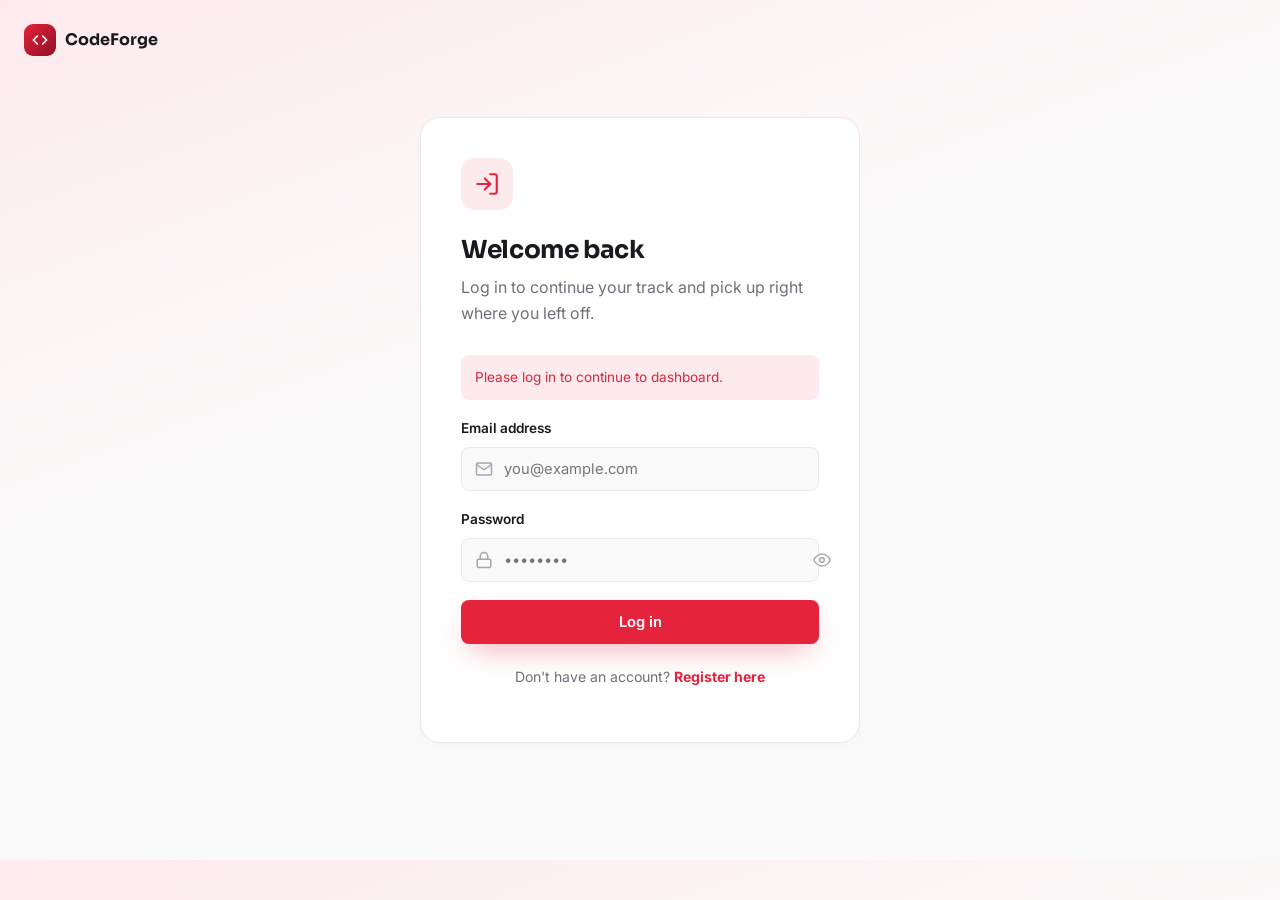
<file: files/dashboard.html>
<!DOCTYPE html>
<html lang="en">
<head>
<meta charset="UTF-8" />
<meta name="viewport" content="width=device-width, initial-scale=1.0" />
<title>Dashboard — CodeForge</title>
<link rel="preconnect" href="https://fonts.googleapis.com">
<link href="https://fonts.googleapis.com/css2?family=Sora:wght@500;600;700;800&family=Inter:wght@400;500;600;700&family=JetBrains+Mono:wght@400;500&display=swap" rel="stylesheet">
<link rel="stylesheet" href="css/variables.css" />
<link rel="stylesheet" href="css/base.css" />
<link rel="stylesheet" href="css/sidebar.css" />
<link rel="stylesheet" href="css/components.css" />
<script src="js/storage.js"></script>
<script src="js/auth-guard.js"></script>
</head>
<body>

<div class="app-shell" data-dashboard>
  <div class="sidebar-overlay" data-sidebar-overlay></div>

  <aside class="sidebar" data-sidebar>
    <div class="sidebar-brand">
      <div class="mark"><svg viewBox="0 0 24 24" stroke-width="2.4" fill="none" stroke-linecap="round" stroke-linejoin="round"><polyline points="16 18 22 12 16 6"/><polyline points="8 6 2 12 8 18"/></svg></div>
      <div>
        <div class="name">CodeForge</div>
        <div class="tag">learning portal</div>
      </div>
    </div>
    <nav class="sidebar-nav">
      <div class="nav-label">Menu</div>
      <a href="index.html" class="sidebar-link">
        <svg class="icon" viewBox="0 0 24 24"><path d="M3 12l9-9 9 9"/><path d="M5 10v10a1 1 0 0 0 1 1h3v-6h6v6h3a1 1 0 0 0 1-1V10"/></svg>
        Home
      </a>
      <a href="courses.html" class="sidebar-link">
        <svg class="icon" viewBox="0 0 24 24"><path d="M4 19.5A2.5 2.5 0 0 1 6.5 17H20"/><path d="M6.5 2H20v20H6.5A2.5 2.5 0 0 1 4 19.5v-15A2.5 2.5 0 0 1 6.5 2z"/></svg>
        Courses
      </a>
      <a href="gallery.html" class="sidebar-link">
        <svg class="icon" viewBox="0 0 24 24"><rect x="3" y="3" width="18" height="18" rx="2"/><circle cx="8.5" cy="8.5" r="1.5"/><path d="M21 15l-5-5L5 21"/></svg>
        Gallery
      </a>
      <a href="about.html" class="sidebar-link">
        <svg class="icon" viewBox="0 0 24 24"><circle cx="12" cy="12" r="10"/><line x1="12" y1="16" x2="12" y2="12"/><line x1="12" y1="8" x2="12.01" y2="8"/></svg>
        About
      </a>
      <a href="contact.html" class="sidebar-link">
        <svg class="icon" viewBox="0 0 24 24"><rect x="2" y="4" width="20" height="16" rx="2"/><path d="M22 6l-10 7L2 6"/></svg>
        Contact
      </a>
      <div class="nav-label">Account</div>
      <a href="dashboard.html" class="sidebar-link">
        <svg class="icon" viewBox="0 0 24 24"><rect x="3" y="3" width="7" height="7"/><rect x="14" y="3" width="7" height="7"/><rect x="14" y="14" width="7" height="7"/><rect x="3" y="14" width="7" height="7"/></svg>
        Dashboard
      </a>
    </nav>
    <div class="sidebar-user" data-sidebar-user></div>
  </aside>

  <div class="topbar">
    <a href="index.html" class="brand-mini">
      <span class="mark"><svg viewBox="0 0 24 24" stroke-width="2.4" fill="none" stroke-linecap="round" stroke-linejoin="round"><polyline points="16 18 22 12 16 6"/><polyline points="8 6 2 12 8 18"/></svg></span>
      CodeForge
    </a>
    <button class="menu-btn" data-menu-btn aria-label="Open menu">
      <svg class="icon" viewBox="0 0 24 24"><line x1="4" y1="7" x2="20" y2="7"/><line x1="4" y1="12" x2="20" y2="12"/><line x1="4" y1="17" x2="20" y2="17"/></svg>
    </button>
  </div>

  <main class="main">
    <div class="container">

      <div class="hero">
        <div class="dash-hero">
          <div class="dash-hero-left">
            <div class="avatar" data-user-initial>U</div>
            <div>
              <h1 style="margin-bottom:2px;">Welcome back, <span data-user-name>Learner</span> 👋</h1>
              <p style="margin:0;"><span data-user-email>—</span> · member since <span data-user-joined>—</span></p>
            </div>
          </div>
          <a href="courses.html" class="btn btn-primary">Continue learning</a>
        </div>
      </div>

      <div class="stat-strip">
        <div class="card p-card stat-box">
          <b data-stat-modules>0</b>
          <span>Modules completed</span>
        </div>
        <div class="card p-card stat-box">
          <b data-stat-tracks>0</b>
          <span>Track in progress</span>
        </div>
        <div class="card p-card stat-box">
          <b data-stat-projects>0</b>
          <span>Projects shipped</span>
        </div>
      </div>

      <div class="grid-2">
        <div class="card p-card">
          <h3 data-progress-title> progress</h3>
          <p data-progress-copy>Open an available course to start tracking your learning.</p>
          <div class="progress-track"><div class="progress-bar" data-progress-bar style="width:0%"></div></div>
        </div>
        <div class="card p-card">
          <h3>Recent activity</h3>
          <div data-recent-activity><p style="font-size:.9rem;">No activity yet. Start a course or ship a project to see it here.</p></div>
        </div>
      </div>

      <div class="page-footer">
        <span>© 2026 CodeForge. All rights reserved.</span>
        <span>Built with HTML, CSS, JS &amp; Local Storage.</span>
      </div>
    </div>
  </main>
</div>

<script src="js/sidebar.js"></script>
<script src="js/dashboard.js"></script>
</body>
</html>
</file>
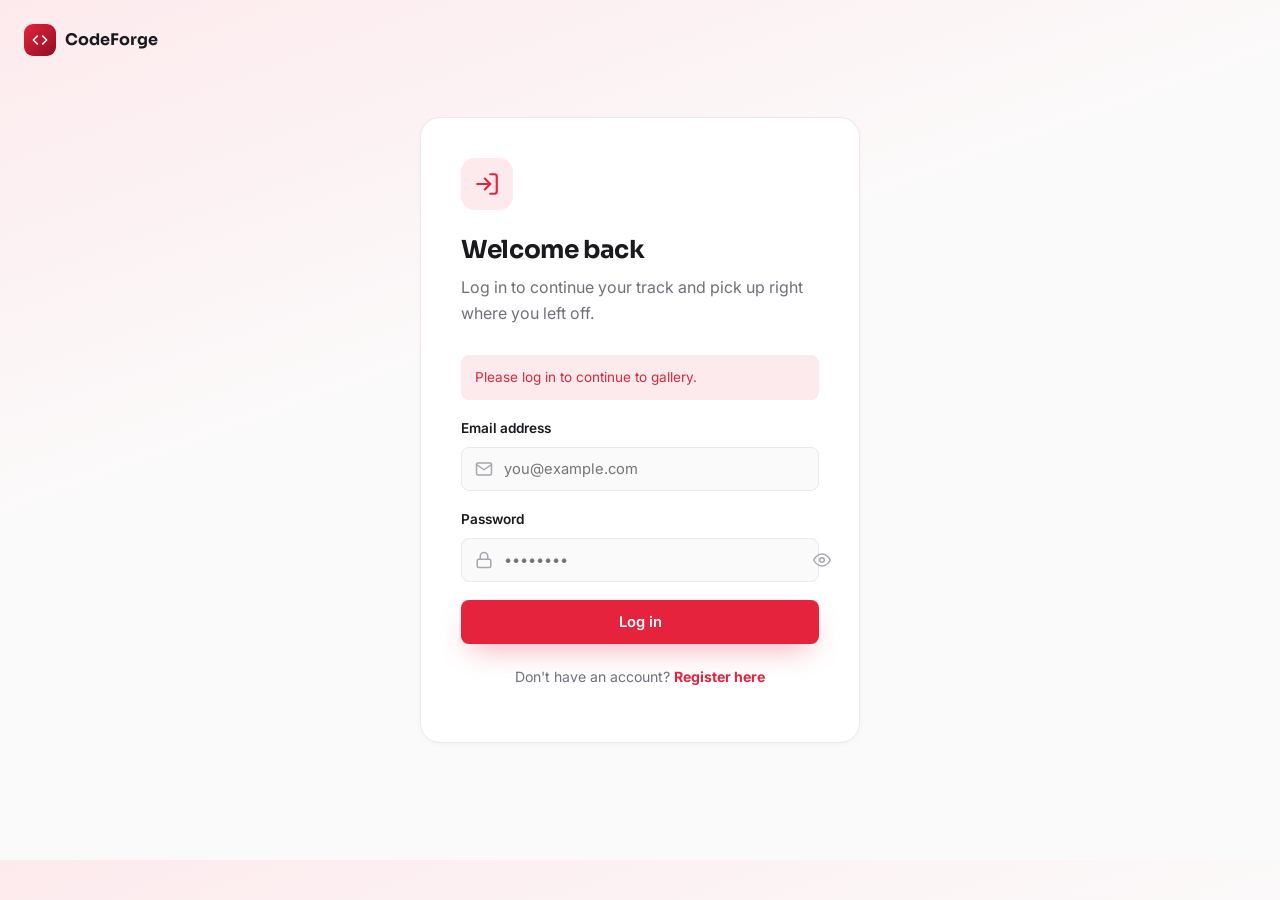
<file: files/gallery.html>
<!DOCTYPE html>
<html lang="en">
<head>
<meta charset="UTF-8" />
<meta name="viewport" content="width=device-width, initial-scale=1.0" />
<title>Gallery — CodeForge</title>
<link rel="preconnect" href="https://fonts.googleapis.com">
<link href="https://fonts.googleapis.com/css2?family=Sora:wght@500;600;700;800&family=Inter:wght@400;500;600;700&family=JetBrains+Mono:wght@400;500&display=swap" rel="stylesheet">
<link rel="stylesheet" href="css/variables.css" />
<link rel="stylesheet" href="css/base.css" />
<link rel="stylesheet" href="css/sidebar.css" />
<link rel="stylesheet" href="css/components.css" />
<script src="js/storage.js"></script>
<script src="js/auth-guard.js"></script>
</head>
<body>

<div class="app-shell">
  <div class="sidebar-overlay" data-sidebar-overlay></div>

  <aside class="sidebar" data-sidebar>
    <div class="sidebar-brand">
      <div class="mark"><svg viewBox="0 0 24 24" stroke-width="2.4" fill="none" stroke-linecap="round" stroke-linejoin="round"><polyline points="16 18 22 12 16 6"/><polyline points="8 6 2 12 8 18"/></svg></div>
      <div>
        <div class="name">CodeForge</div>
        <div class="tag">learning portal</div>
      </div>
    </div>
    <nav class="sidebar-nav">
      <div class="nav-label">Menu</div>
      <a href="index.html" class="sidebar-link">
        <svg class="icon" viewBox="0 0 24 24"><path d="M3 12l9-9 9 9"/><path d="M5 10v10a1 1 0 0 0 1 1h3v-6h6v6h3a1 1 0 0 0 1-1V10"/></svg>
        Home
      </a>
      <a href="courses.html" class="sidebar-link">
        <svg class="icon" viewBox="0 0 24 24"><path d="M4 19.5A2.5 2.5 0 0 1 6.5 17H20"/><path d="M6.5 2H20v20H6.5A2.5 2.5 0 0 1 4 19.5v-15A2.5 2.5 0 0 1 6.5 2z"/></svg>
        Courses
      </a>
      <a href="gallery.html" class="sidebar-link">
        <svg class="icon" viewBox="0 0 24 24"><rect x="3" y="3" width="18" height="18" rx="2"/><circle cx="8.5" cy="8.5" r="1.5"/><path d="M21 15l-5-5L5 21"/></svg>
        Gallery
      </a>
      <a href="about.html" class="sidebar-link">
        <svg class="icon" viewBox="0 0 24 24"><circle cx="12" cy="12" r="10"/><line x1="12" y1="16" x2="12" y2="12"/><line x1="12" y1="8" x2="12.01" y2="8"/></svg>
        About
      </a>
      <a href="contact.html" class="sidebar-link">
        <svg class="icon" viewBox="0 0 24 24"><rect x="2" y="4" width="20" height="16" rx="2"/><path d="M22 6l-10 7L2 6"/></svg>
        Contact
      </a>
      <div class="nav-label">Account</div>
      <a href="dashboard.html" class="sidebar-link">
        <svg class="icon" viewBox="0 0 24 24"><rect x="3" y="3" width="7" height="7"/><rect x="14" y="3" width="7" height="7"/><rect x="14" y="14" width="7" height="7"/><rect x="3" y="14" width="7" height="7"/></svg>
        Dashboard
      </a>
    </nav>
    <div class="sidebar-user" data-sidebar-user></div>
  </aside>

  <div class="topbar">
    <a href="index.html" class="brand-mini">
      <span class="mark"><svg viewBox="0 0 24 24" stroke-width="2.4" fill="none" stroke-linecap="round" stroke-linejoin="round"><polyline points="16 18 22 12 16 6"/><polyline points="8 6 2 12 8 18"/></svg></span>
      CodeForge
    </a>
    <button class="menu-btn" data-menu-btn aria-label="Open menu">
      <svg class="icon" viewBox="0 0 24 24"><line x1="4" y1="7" x2="20" y2="7"/><line x1="4" y1="12" x2="20" y2="12"/><line x1="4" y1="17" x2="20" y2="17"/></svg>
    </button>
  </div>

  <main class="main">
    <div class="container">

      <div class="page-head">
        <span class="eyebrow">◆ learning lab</span>
        <h1>Useful resources and projects to build.</h1>
        <p class="lede">Read the notes, follow the practice plan, then ship a small project. Every completed project updates your dashboard.</p>
      </div>

      <div class="grid-3 resource-grid">
        <article class="card p-card resource-card"><span class="tag">STUDY NOTES</span><h3>HTML5 foundations</h3><p>Learn structure, semantic tags, forms, media, APIs, and best practices before starting your first web page.</p><a class="btn btn-outline btn-sm" href="html5-notes.html">Open HTML5 notes</a></article>
        <article class="card p-card resource-card"><span class="tag">STUDY NOTES</span><h3>CSS3 layout toolkit</h3><p>Use the CSS notes for Flexbox, Grid, responsive design, animations, and a cleaner layout system.</p><a class="btn btn-outline btn-sm" href="css3-notes.html">Open CSS3 notes</a></article>
        <article class="card p-card resource-card"><span class="tag">STUDY NOTES</span><h3>JavaScript ES6+</h3><p>Practice variables, functions, DOM, events, storage, promises, Fetch, and modern JavaScript patterns.</p><a class="btn btn-outline btn-sm" href="javascript-notes.html">Open JavaScript notes</a></article>
        <article class="card p-card resource-card"><span class="tag">PROJECT 01</span><h3>Personal portfolio</h3><p>Build a one-page site with an introduction, skills, projects, and a contact form. Use HTML5 and CSS.</p><button class="btn btn-primary btn-sm" data-ship-project="Personal portfolio">Mark as shipped</button></article>
        <article class="card p-card resource-card"><span class="tag">PROJECT 02</span><h3>To-do list</h3><p>Create tasks, mark them complete, filter the list, and save the data using local storage.</p><button class="btn btn-primary btn-sm" data-ship-project="To-do list">Mark as shipped</button></article>
        <article class="card p-card resource-card"><span class="tag">PROJECT 03</span><h3>Responsive landing page</h3><p>Build a mobile-first product page using Flexbox, Grid, media queries, and a call-to-action button.</p><button class="btn btn-primary btn-sm" data-ship-project="Responsive landing page">Mark as shipped</button></article>
      </div>
       <section>
        <div class="section-head">
          <span class="eyebrow">◆ learning roadmap</span>
          <h2>Learn web development the simple way.</h2>
          <p>Study for 60–90 minutes a day. Read the notes, type every example yourself, then build the small task before moving on.</p>
        </div>
        
        <div class="roadmap-list">
          <div class="card p-card roadmap-step"><span class="tag">WEEK 1</span><h3>Start with HTML5</h3><p>Learn page structure, headings, links, images, lists, forms, and semantic tags. Spend 45 minutes learning and 30 minutes building a profile page each day.</p></div>
          <div class="card p-card roadmap-step"><span class="tag">WEEK 2–3</span><h3>Make it beautiful with CSS</h3><p>Practice selectors, box model, Flexbox, Grid, and responsive design. Rebuild the same profile page for mobile and desktop.</p></div>
          <div class="card p-card roadmap-step"><span class="tag">WEEK 4–5</span><h3>Add JavaScript</h3><p>Learn variables, conditions, functions, arrays, DOM, and events. Build a calculator or to-do list while writing the code yourself.</p></div>
          <div class="card p-card roadmap-step"><span class="tag">WEEK 6</span><h3>Build and share</h3><p>Combine HTML, CSS, and JavaScript into one small project. Test it on phone and desktop, fix issues, then add it to your portfolio.</p></div>
          <div class="card p-card roadmap-step roadmap-soon"><span class="tag">NEXT STEP</span><h3>More roadmaps coming soon</h3><p>Advanced JavaScript, backend, data, and interview-preparation paths will be added here.</p></div>
        </div>
      </section>

      <div class="page-footer">
        <span>© 2026 CodeForge. All rights reserved.</span>
        <span>Built with HTML, CSS, JS &amp; Local Storage.</span>
      </div>
    </div>
  </main>
</div>

<script src="js/sidebar.js"></script>
<script src="js/gallery.js"></script>
</body>
</html>
</file>
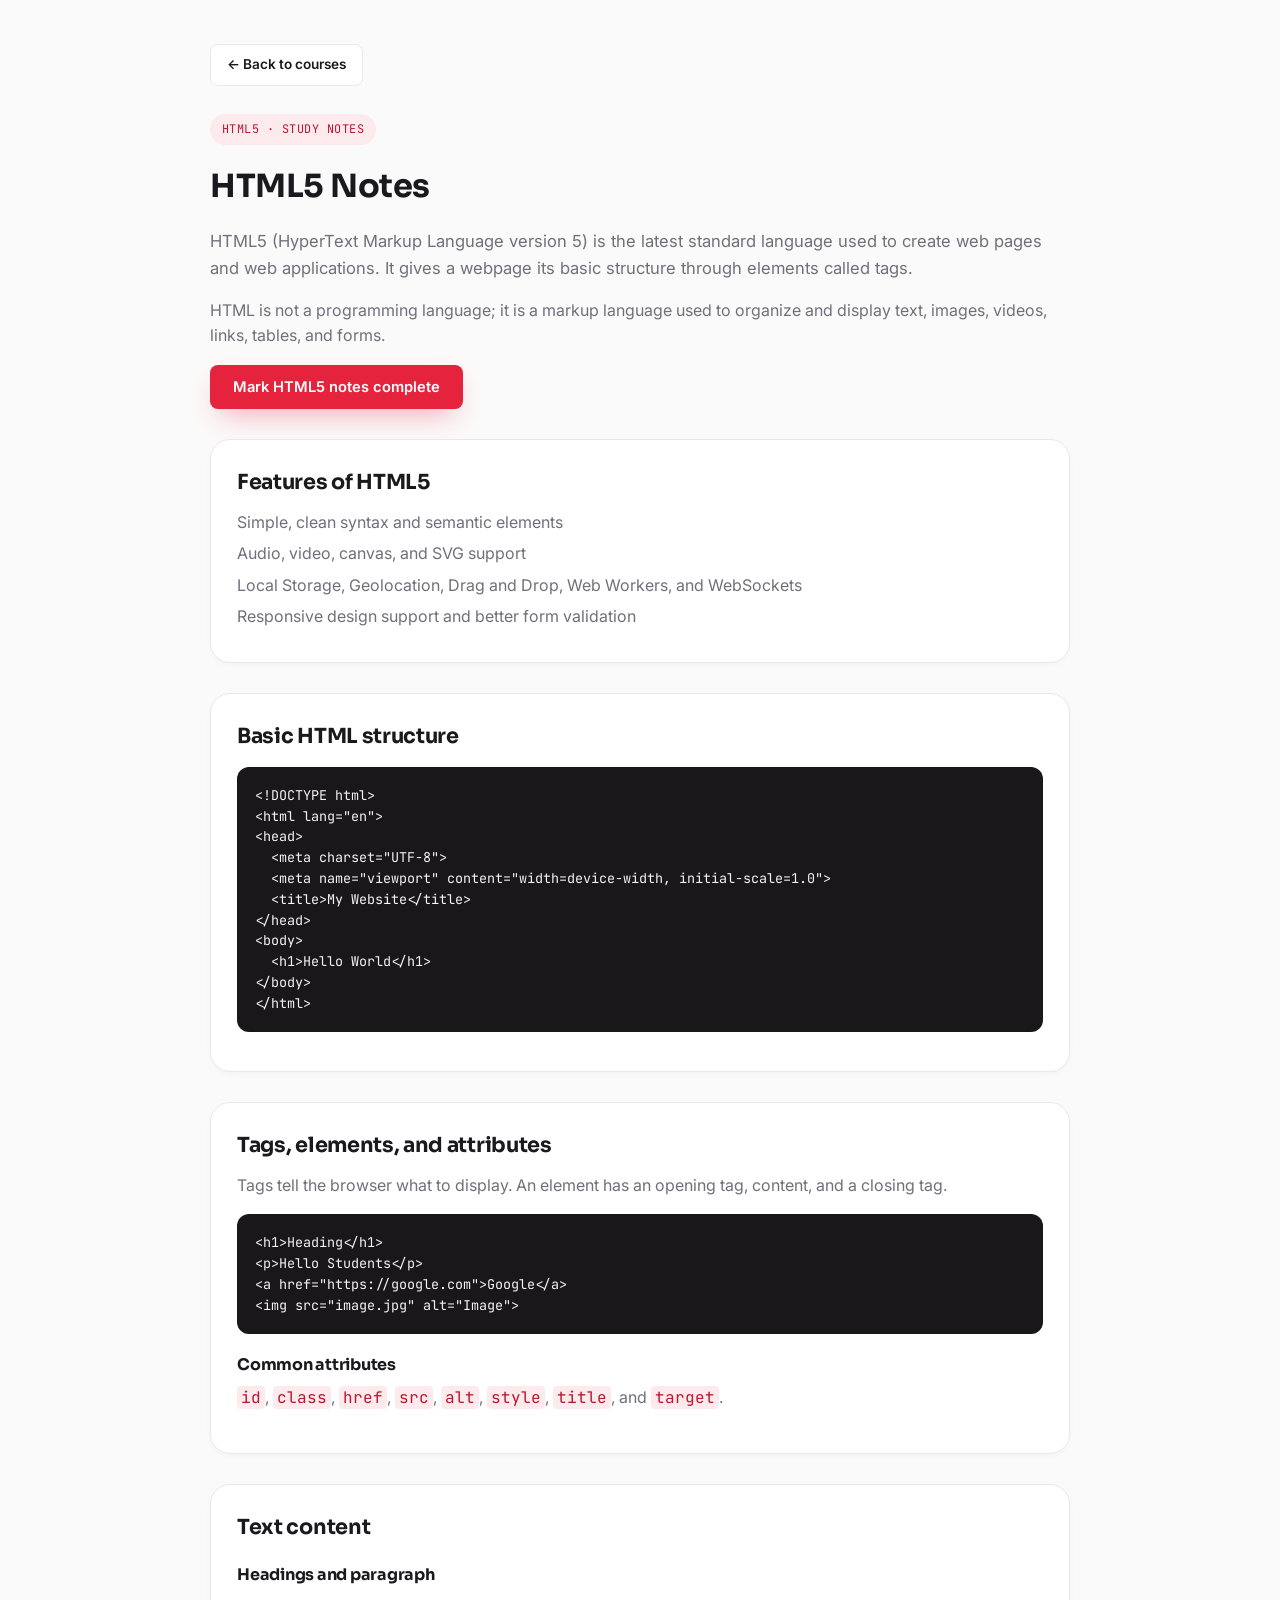
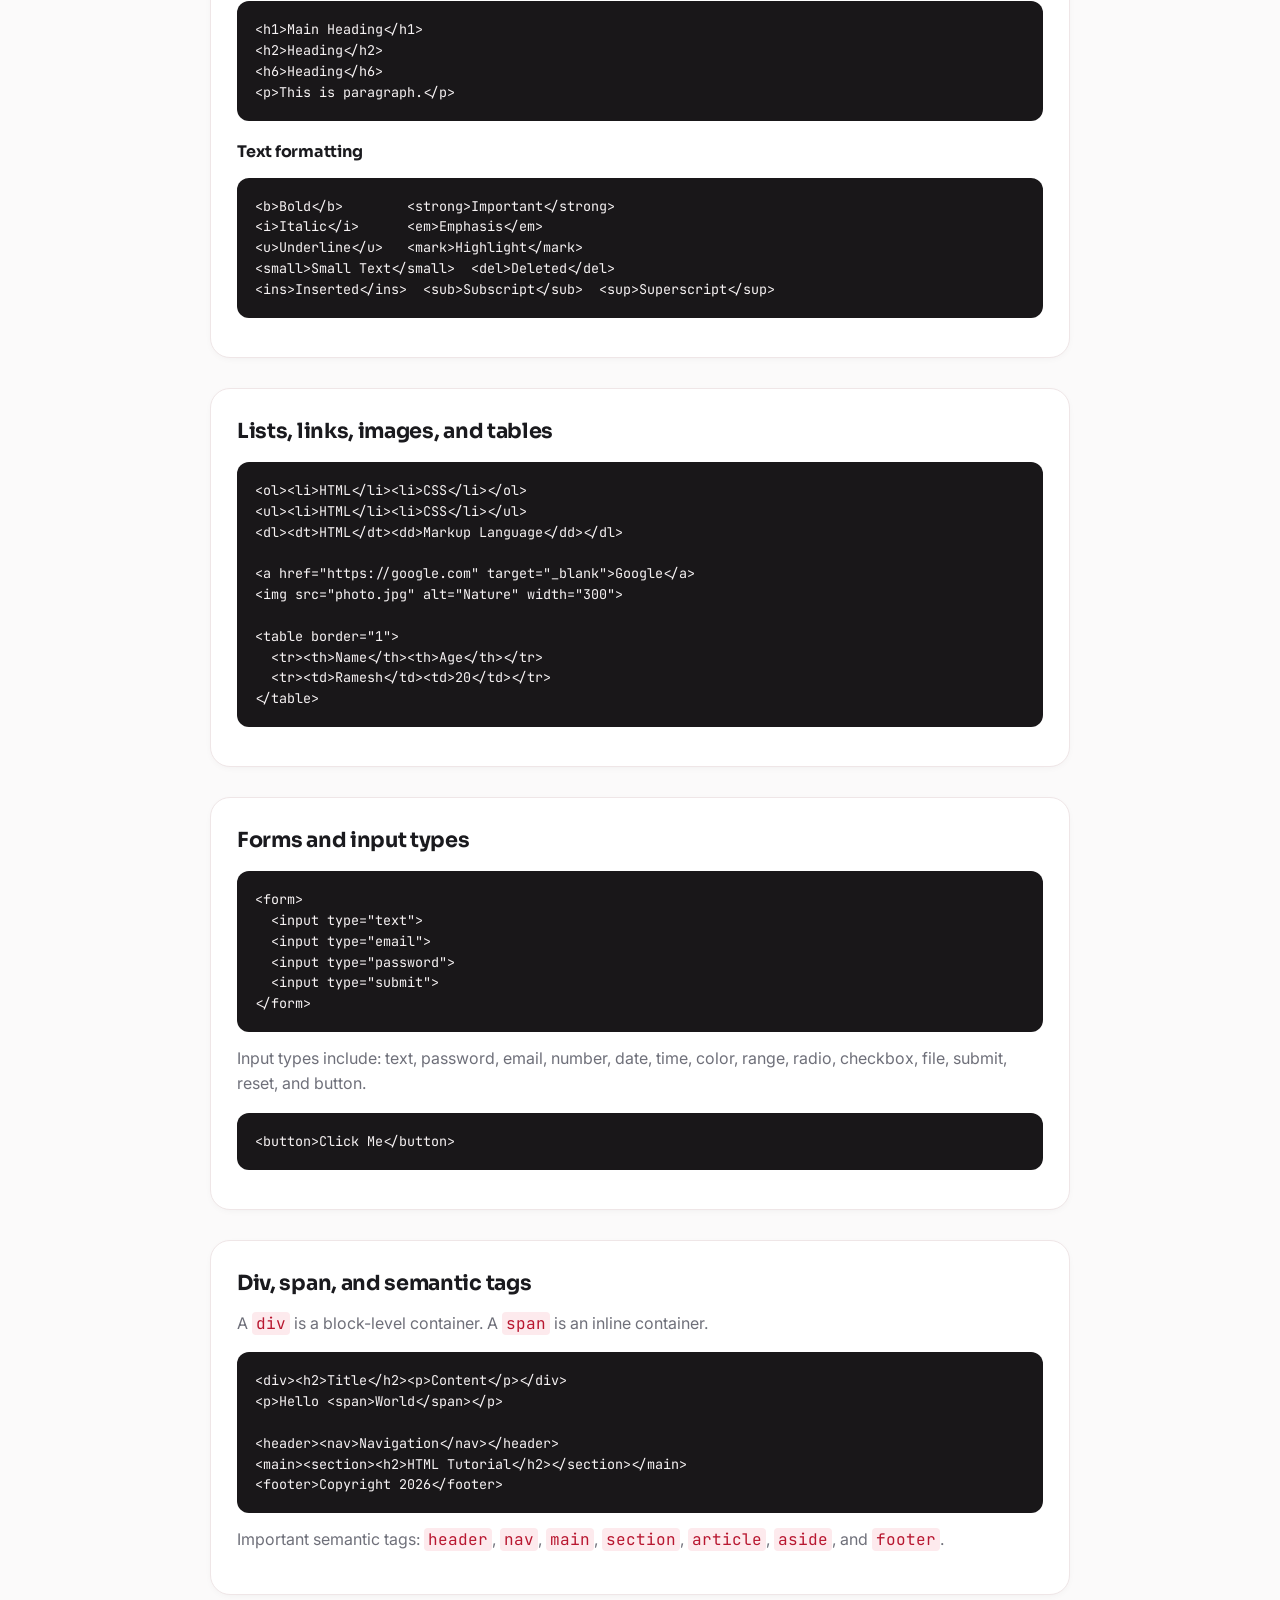
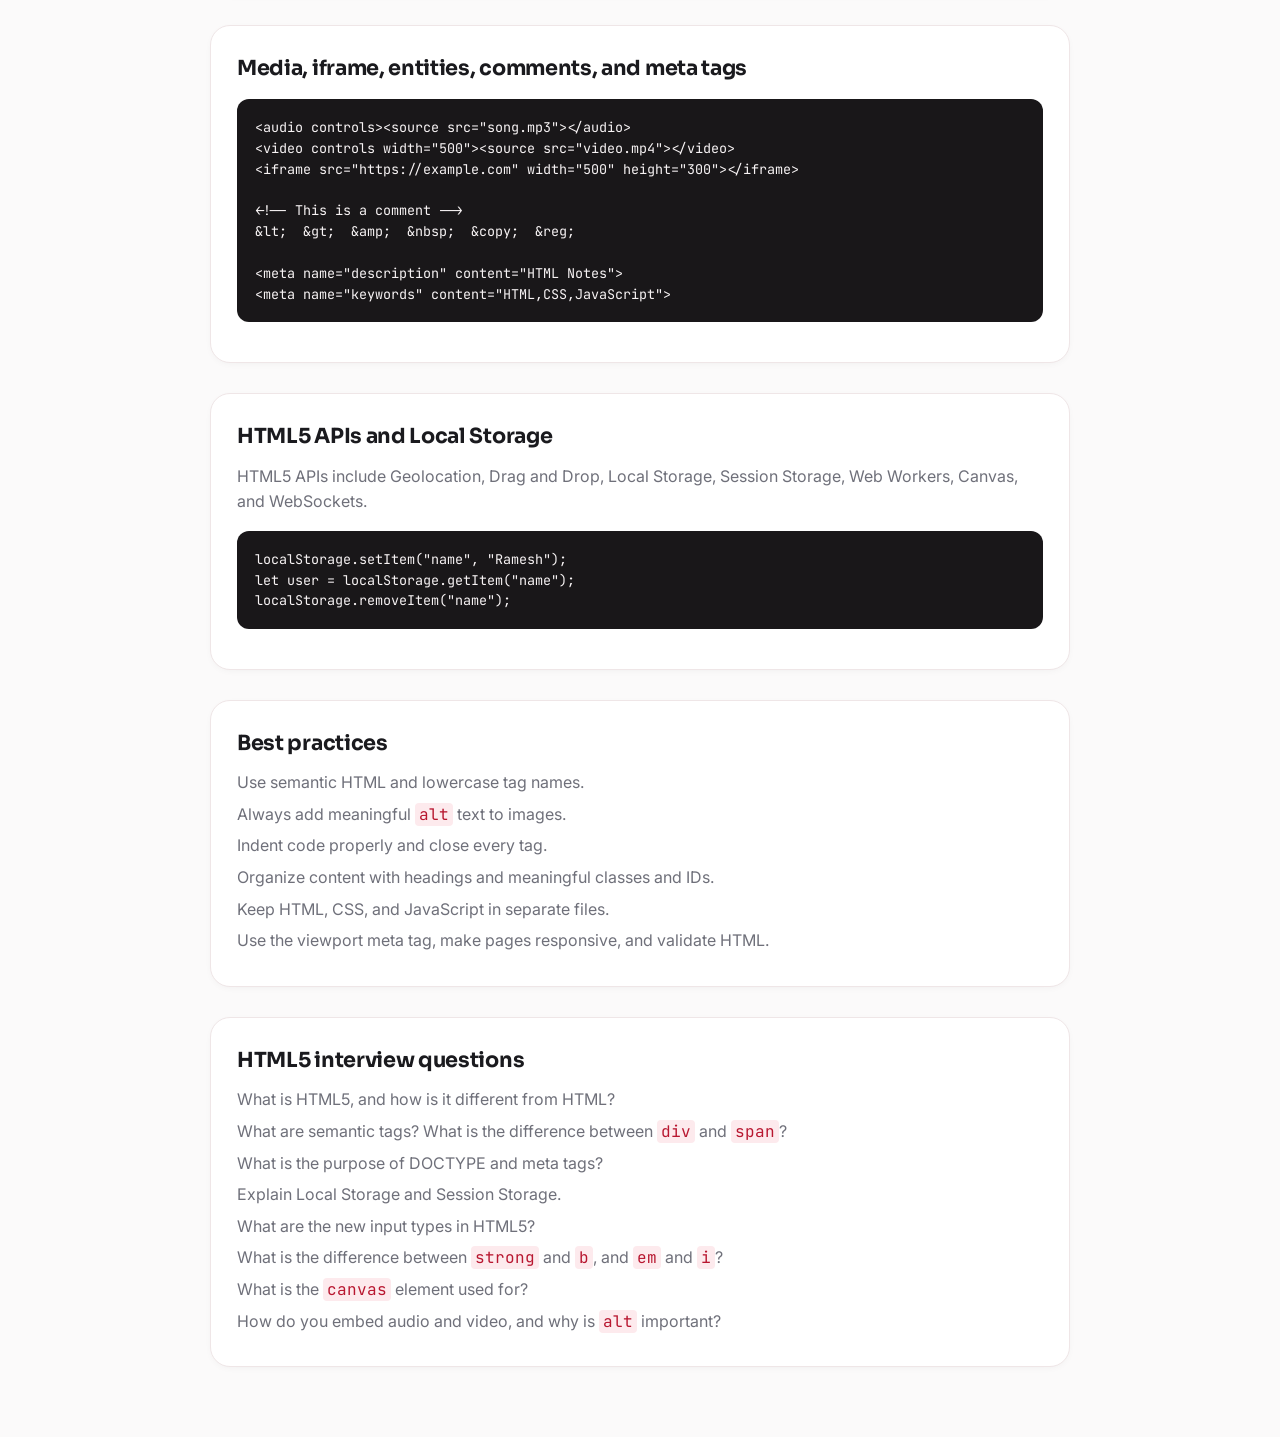
<file: files/html5-notes.html>
<!DOCTYPE html>
<html lang="en">
<head>
  <meta charset="UTF-8" />
  <meta name="viewport" content="width=device-width, initial-scale=1.0" />
  <title>HTML5 Notes — CodeForge</title>
  <link rel="preconnect" href="https://fonts.googleapis.com">
  <link href="https://fonts.googleapis.com/css2?family=Sora:wght@500;600;700;800&family=Inter:wght@400;500;600;700&family=JetBrains+Mono:wght@400;500&display=swap" rel="stylesheet">
  <link rel="stylesheet" href="css/variables.css" />
  <link rel="stylesheet" href="css/base.css" />
  <link rel="stylesheet" href="css/components.css" />
  <style>
    .notes{max-width:900px;margin:0 auto;padding:44px 20px 70px}.notes section{margin-top:30px}.notes h2{font-size:1.3rem}.notes h3{font-size:1rem;margin-top:18px}.notes li{color:var(--ink-muted);margin:6px 0}.notes pre{overflow:auto;background:#191719;color:#f7f3f4;padding:18px;border-radius:12px;font: .84rem/1.55 var(--font-mono)}.notes code{font-family:var(--font-mono)}.notes p code,.notes li code{background:var(--red-soft);color:var(--red-dark);padding:1px 4px;border-radius:4px}.notes .intro{font-size:1.04rem}
  </style>
</head>
<body>
  <main class="notes">
    <a href="courses.html" class="btn btn-outline btn-sm">← Back to courses</a>
    <header class="page-head" style="margin-top:28px">
      <span class="eyebrow">HTML5 · STUDY NOTES</span>
      <h1>HTML5 Notes</h1>
      <p class="intro">HTML5 (HyperText Markup Language version 5) is the latest standard language used to create web pages and web applications. It gives a webpage its basic structure through elements called tags.</p>
      <p>HTML is not a programming language; it is a markup language used to organize and display text, images, videos, links, tables, and forms.</p>
      <button class="btn btn-primary" data-complete-course="html5">Mark HTML5 notes complete</button>
    </header>

    <section class="card p-card"><h2>Features of HTML5</h2><ul><li>Simple, clean syntax and semantic elements</li><li>Audio, video, canvas, and SVG support</li><li>Local Storage, Geolocation, Drag and Drop, Web Workers, and WebSockets</li><li>Responsive design support and better form validation</li></ul></section>

    <section class="card p-card"><h2>Basic HTML structure</h2><pre><code>&lt;!DOCTYPE html&gt;
&lt;html lang="en"&gt;
&lt;head&gt;
  &lt;meta charset="UTF-8"&gt;
  &lt;meta name="viewport" content="width=device-width, initial-scale=1.0"&gt;
  &lt;title&gt;My Website&lt;/title&gt;
&lt;/head&gt;
&lt;body&gt;
  &lt;h1&gt;Hello World&lt;/h1&gt;
&lt;/body&gt;
&lt;/html&gt;</code></pre></section>

    <section class="card p-card"><h2>Tags, elements, and attributes</h2><p>Tags tell the browser what to display. An element has an opening tag, content, and a closing tag.</p><pre><code>&lt;h1&gt;Heading&lt;/h1&gt;
&lt;p&gt;Hello Students&lt;/p&gt;
&lt;a href="https://google.com"&gt;Google&lt;/a&gt;
&lt;img src="image.jpg" alt="Image"&gt;</code></pre><h3>Common attributes</h3><p><code>id</code>, <code>class</code>, <code>href</code>, <code>src</code>, <code>alt</code>, <code>style</code>, <code>title</code>, and <code>target</code>.</p></section>

    <section class="card p-card"><h2>Text content</h2><h3>Headings and paragraph</h3><pre><code>&lt;h1&gt;Main Heading&lt;/h1&gt;
&lt;h2&gt;Heading&lt;/h2&gt;
&lt;h6&gt;Heading&lt;/h6&gt;
&lt;p&gt;This is paragraph.&lt;/p&gt;</code></pre><h3>Text formatting</h3><pre><code>&lt;b&gt;Bold&lt;/b&gt;        &lt;strong&gt;Important&lt;/strong&gt;
&lt;i&gt;Italic&lt;/i&gt;      &lt;em&gt;Emphasis&lt;/em&gt;
&lt;u&gt;Underline&lt;/u&gt;   &lt;mark&gt;Highlight&lt;/mark&gt;
&lt;small&gt;Small Text&lt;/small&gt;  &lt;del&gt;Deleted&lt;/del&gt;
&lt;ins&gt;Inserted&lt;/ins&gt;  &lt;sub&gt;Subscript&lt;/sub&gt;  &lt;sup&gt;Superscript&lt;/sup&gt;</code></pre></section>

    <section class="card p-card"><h2>Lists, links, images, and tables</h2><pre><code>&lt;ol&gt;&lt;li&gt;HTML&lt;/li&gt;&lt;li&gt;CSS&lt;/li&gt;&lt;/ol&gt;
&lt;ul&gt;&lt;li&gt;HTML&lt;/li&gt;&lt;li&gt;CSS&lt;/li&gt;&lt;/ul&gt;
&lt;dl&gt;&lt;dt&gt;HTML&lt;/dt&gt;&lt;dd&gt;Markup Language&lt;/dd&gt;&lt;/dl&gt;

&lt;a href="https://google.com" target="_blank"&gt;Google&lt;/a&gt;
&lt;img src="photo.jpg" alt="Nature" width="300"&gt;

&lt;table border="1"&gt;
  &lt;tr&gt;&lt;th&gt;Name&lt;/th&gt;&lt;th&gt;Age&lt;/th&gt;&lt;/tr&gt;
  &lt;tr&gt;&lt;td&gt;Ramesh&lt;/td&gt;&lt;td&gt;20&lt;/td&gt;&lt;/tr&gt;
&lt;/table&gt;</code></pre></section>

    <section class="card p-card"><h2>Forms and input types</h2><pre><code>&lt;form&gt;
  &lt;input type="text"&gt;
  &lt;input type="email"&gt;
  &lt;input type="password"&gt;
  &lt;input type="submit"&gt;
&lt;/form&gt;</code></pre><p>Input types include: text, password, email, number, date, time, color, range, radio, checkbox, file, submit, reset, and button.</p><pre><code>&lt;button&gt;Click Me&lt;/button&gt;</code></pre></section>

    <section class="card p-card"><h2>Div, span, and semantic tags</h2><p>A <code>div</code> is a block-level container. A <code>span</code> is an inline container.</p><pre><code>&lt;div&gt;&lt;h2&gt;Title&lt;/h2&gt;&lt;p&gt;Content&lt;/p&gt;&lt;/div&gt;
&lt;p&gt;Hello &lt;span&gt;World&lt;/span&gt;&lt;/p&gt;

&lt;header&gt;&lt;nav&gt;Navigation&lt;/nav&gt;&lt;/header&gt;
&lt;main&gt;&lt;section&gt;&lt;h2&gt;HTML Tutorial&lt;/h2&gt;&lt;/section&gt;&lt;/main&gt;
&lt;footer&gt;Copyright 2026&lt;/footer&gt;</code></pre><p>Important semantic tags: <code>header</code>, <code>nav</code>, <code>main</code>, <code>section</code>, <code>article</code>, <code>aside</code>, and <code>footer</code>.</p></section>

    <section class="card p-card"><h2>Media, iframe, entities, comments, and meta tags</h2><pre><code>&lt;audio controls&gt;&lt;source src="song.mp3"&gt;&lt;/audio&gt;
&lt;video controls width="500"&gt;&lt;source src="video.mp4"&gt;&lt;/video&gt;
&lt;iframe src="https://example.com" width="500" height="300"&gt;&lt;/iframe&gt;

&lt;!-- This is a comment --&gt;
&amp;lt;  &amp;gt;  &amp;amp;  &amp;nbsp;  &amp;copy;  &amp;reg;

&lt;meta name="description" content="HTML Notes"&gt;
&lt;meta name="keywords" content="HTML,CSS,JavaScript"&gt;</code></pre></section>

    <section class="card p-card"><h2>HTML5 APIs and Local Storage</h2><p>HTML5 APIs include Geolocation, Drag and Drop, Local Storage, Session Storage, Web Workers, Canvas, and WebSockets.</p><pre><code>localStorage.setItem("name", "Ramesh");
let user = localStorage.getItem("name");
localStorage.removeItem("name");</code></pre></section>

    <section class="card p-card"><h2>Best practices</h2><ul><li>Use semantic HTML and lowercase tag names.</li><li>Always add meaningful <code>alt</code> text to images.</li><li>Indent code properly and close every tag.</li><li>Organize content with headings and meaningful classes and IDs.</li><li>Keep HTML, CSS, and JavaScript in separate files.</li><li>Use the viewport meta tag, make pages responsive, and validate HTML.</li></ul></section>

    <section class="card p-card"><h2>HTML5 interview questions</h2><ul><li>What is HTML5, and how is it different from HTML?</li><li>What are semantic tags? What is the difference between <code>div</code> and <code>span</code>?</li><li>What is the purpose of DOCTYPE and meta tags?</li><li>Explain Local Storage and Session Storage.</li><li>What are the new input types in HTML5?</li><li>What is the difference between <code>strong</code> and <code>b</code>, and <code>em</code> and <code>i</code>?</li><li>What is the <code>canvas</code> element used for?</li><li>How do you embed audio and video, and why is <code>alt</code> important?</li></ul></section>
  </main>
  <script src="js/storage.js"></script>
  <script src="js/course-progress.js"></script>
</body>
</html>
</file>
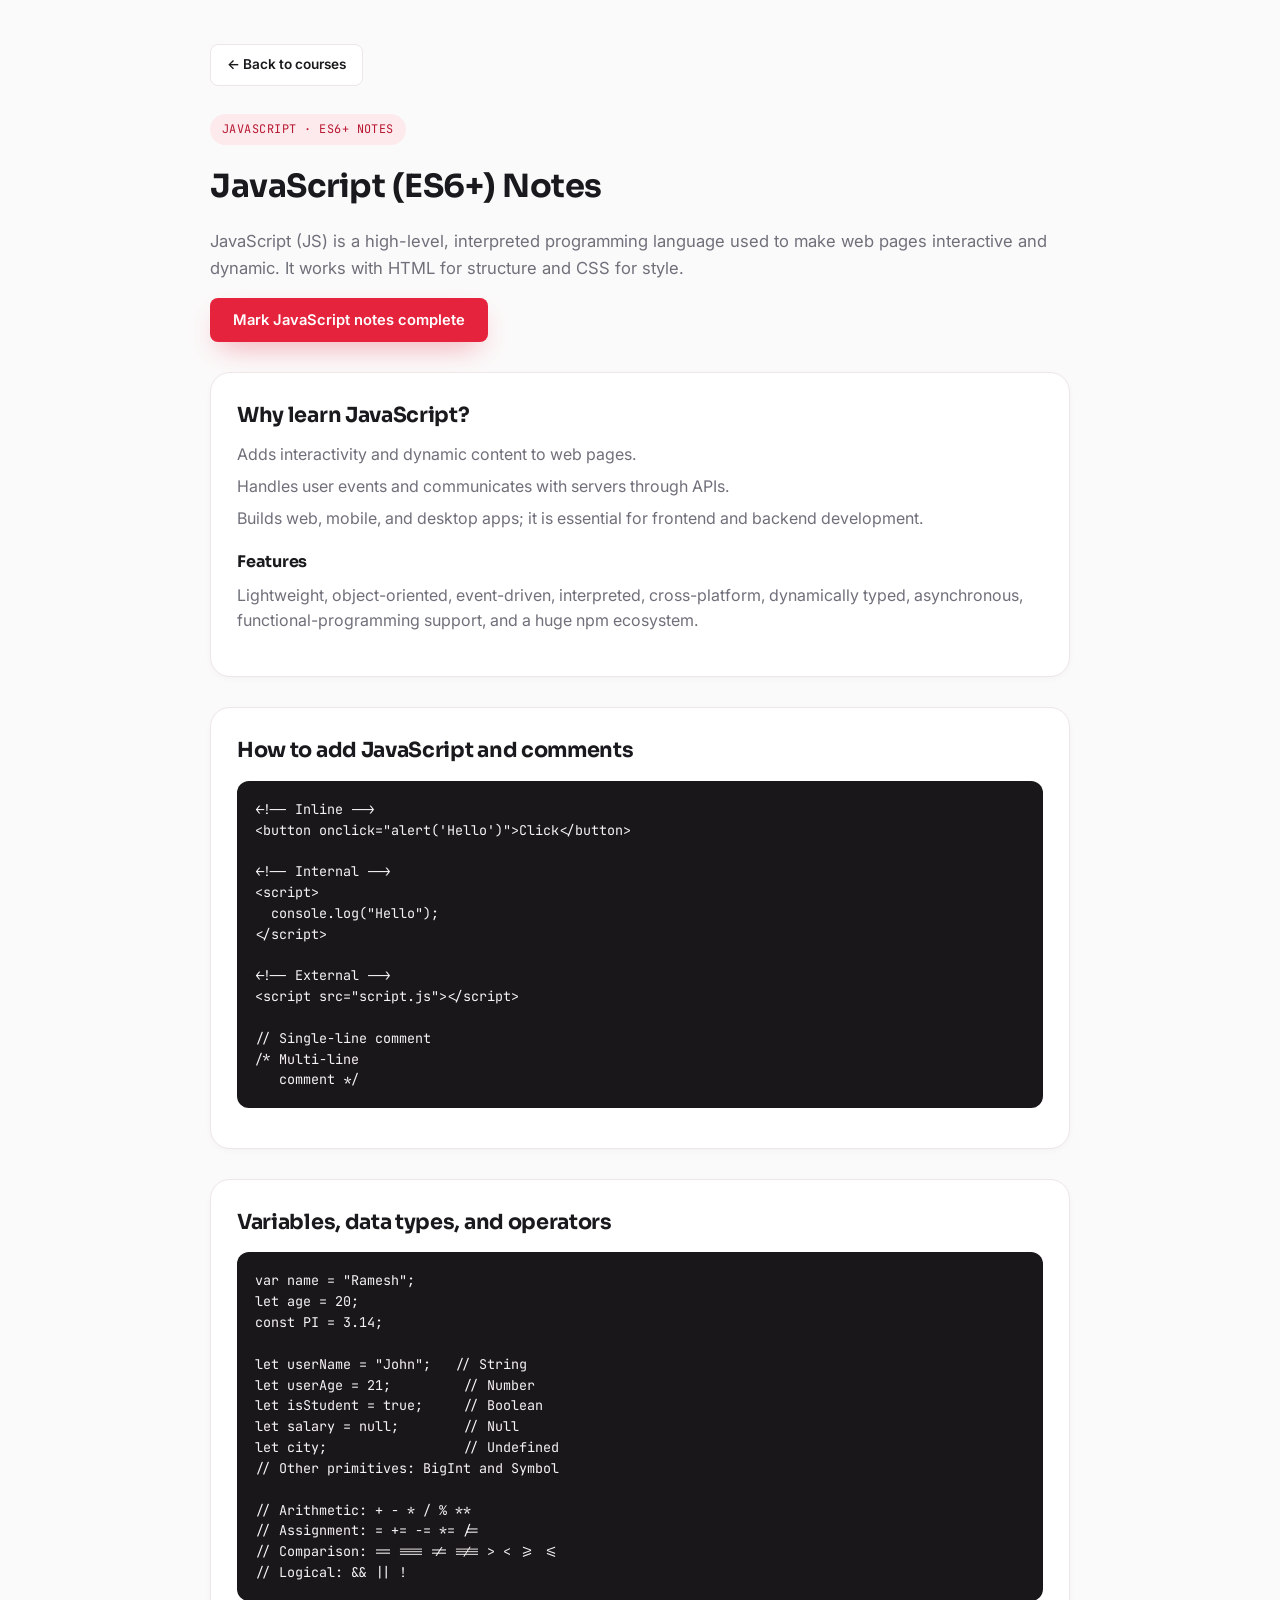
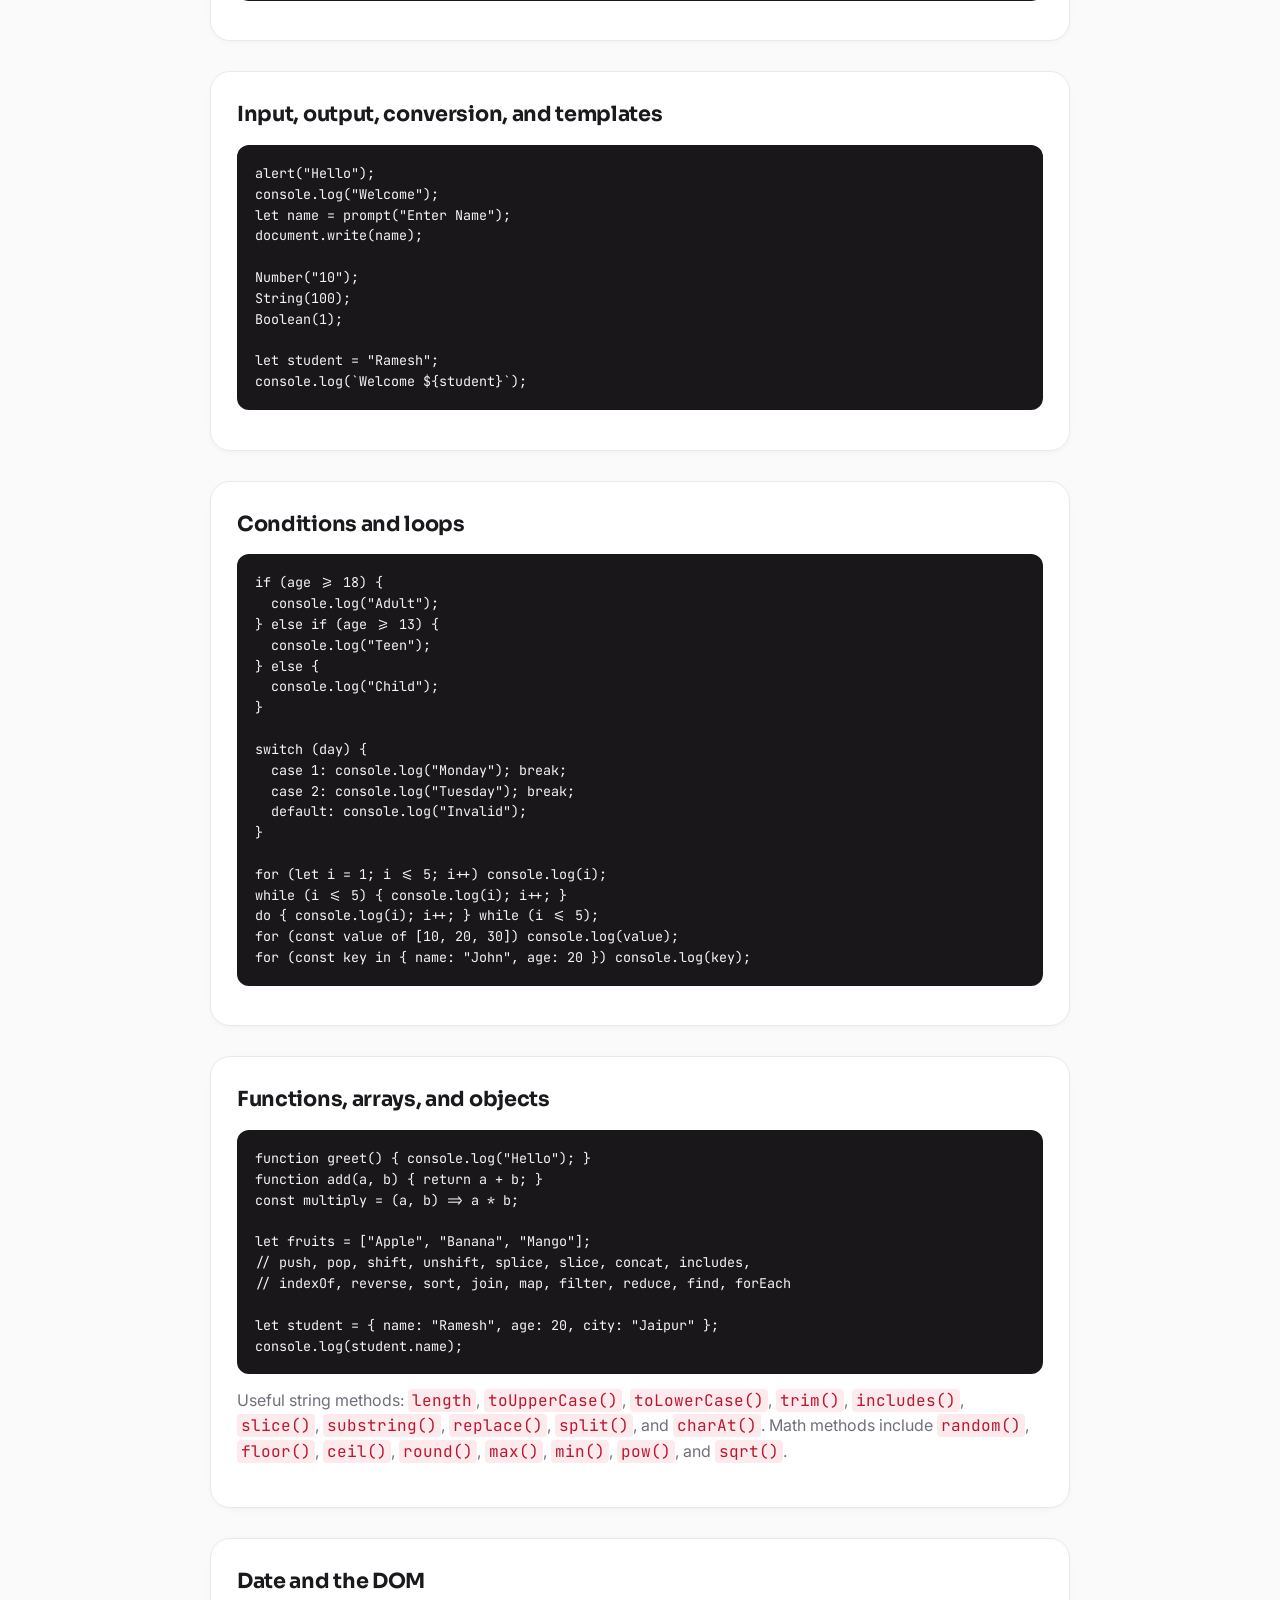
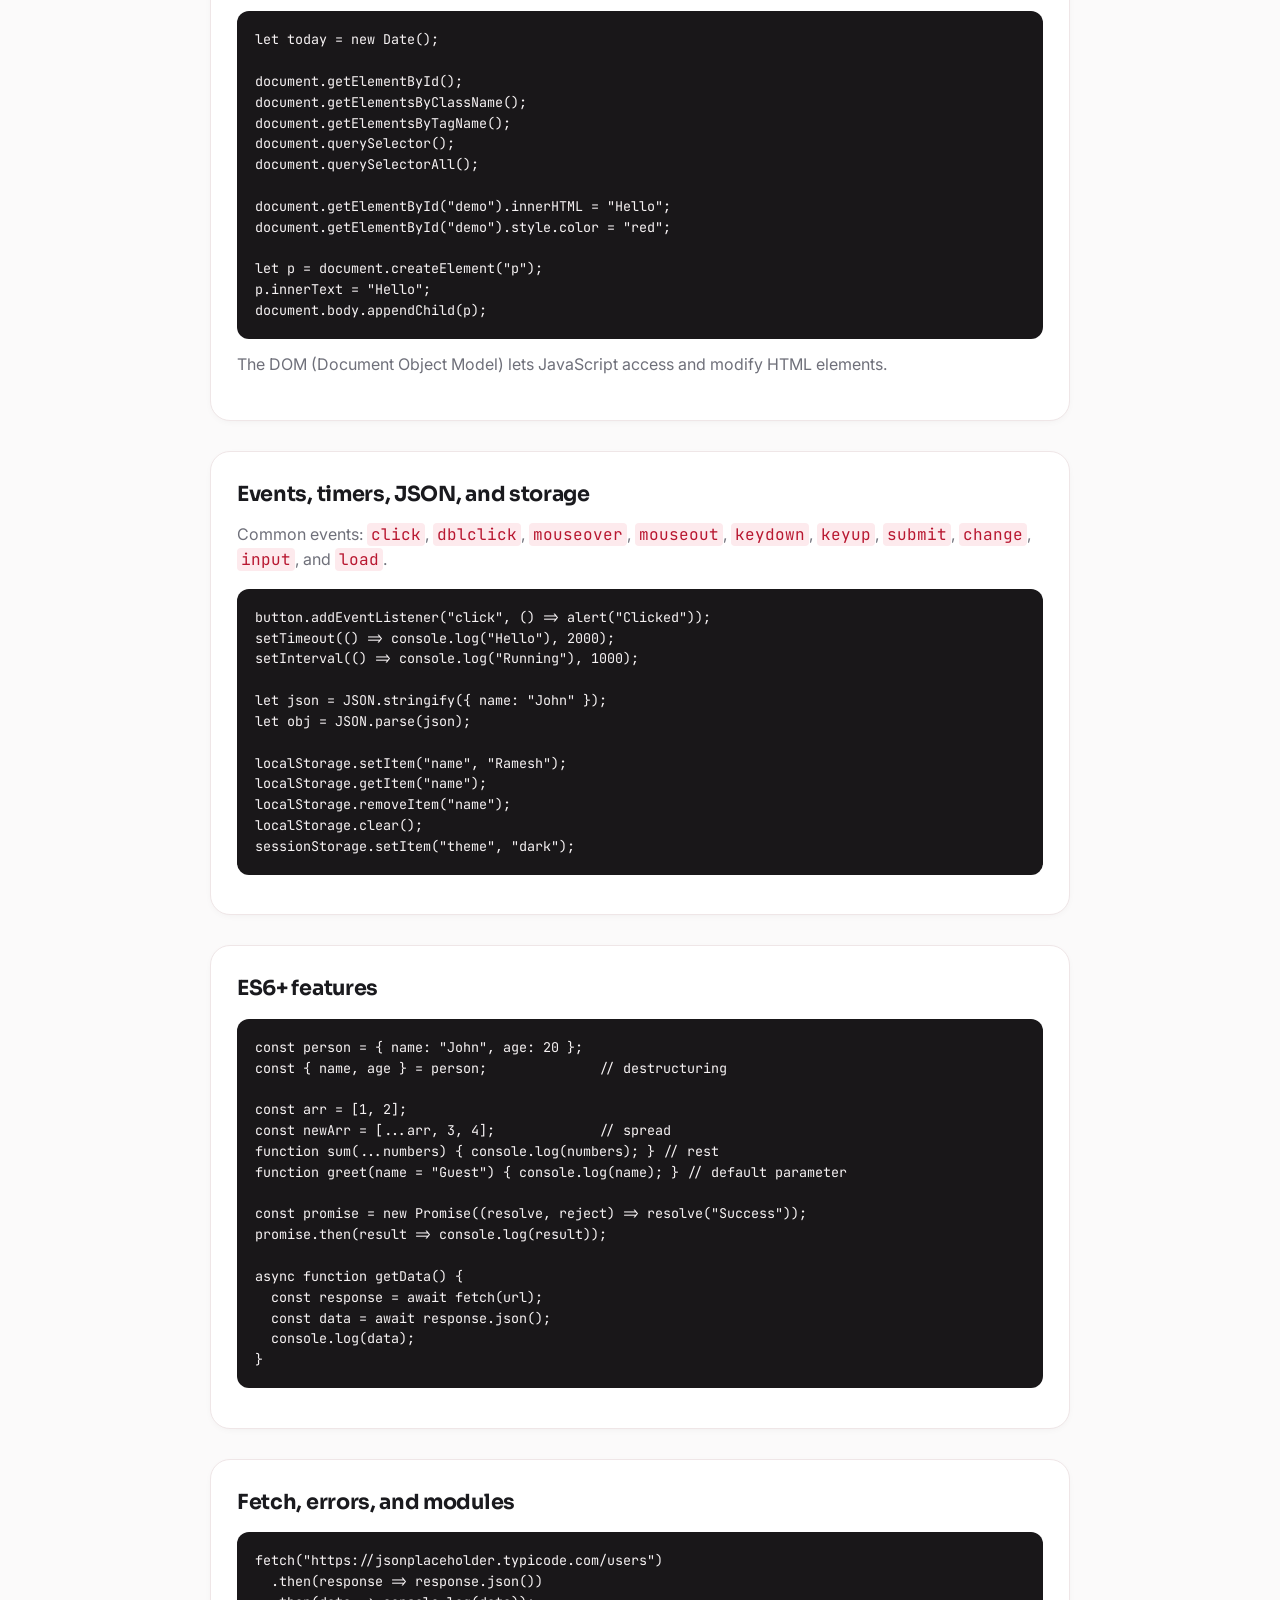
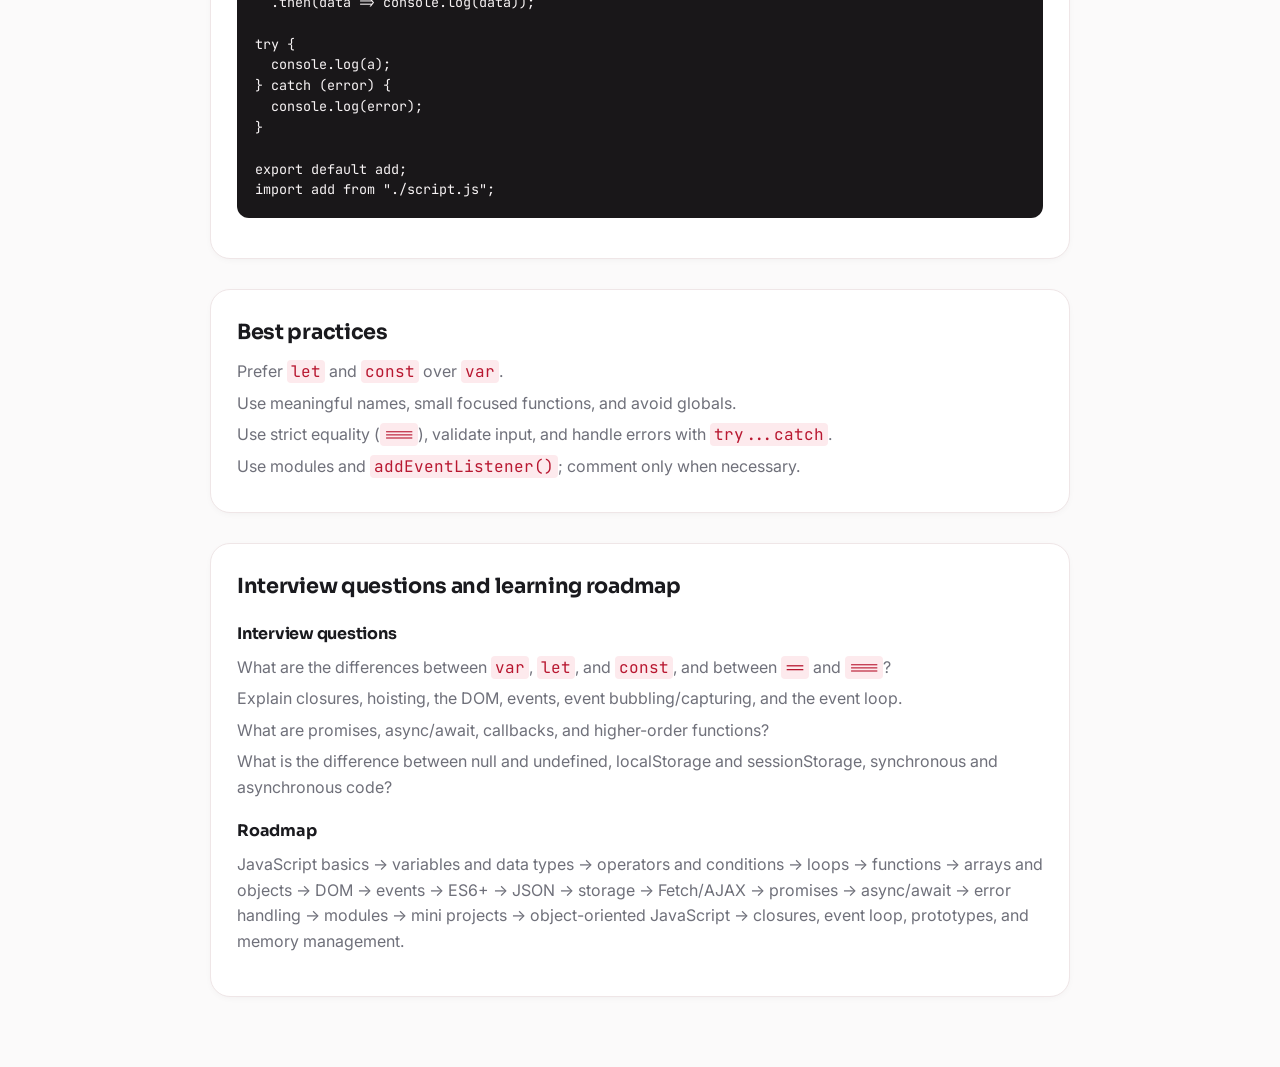
<file: files/javascript-notes.html>
<!DOCTYPE html>
<html lang="en">
<head>
  <meta charset="UTF-8" />
  <meta name="viewport" content="width=device-width, initial-scale=1.0" />
  <title>JavaScript ES6+ Notes — CodeForge</title>
  <link rel="preconnect" href="https://fonts.googleapis.com">
  <link href="https://fonts.googleapis.com/css2?family=Sora:wght@500;600;700;800&family=Inter:wght@400;500;600;700&family=JetBrains+Mono:wght@400;500&display=swap" rel="stylesheet">
  <link rel="stylesheet" href="css/variables.css" />
  <link rel="stylesheet" href="css/base.css" />
  <link rel="stylesheet" href="css/components.css" />
  <style>
    .notes{max-width:900px;margin:0 auto;padding:44px 20px 70px}.notes section{margin-top:30px}.notes h2{font-size:1.3rem}.notes h3{font-size:1rem;margin-top:18px}.notes li{color:var(--ink-muted);margin:6px 0}.notes pre{overflow:auto;background:#191719;color:#f7f3f4;padding:18px;border-radius:12px;font: .84rem/1.55 var(--font-mono)}.notes code{font-family:var(--font-mono)}.notes p code,.notes li code{background:var(--red-soft);color:var(--red-dark);padding:1px 4px;border-radius:4px}.notes .intro{font-size:1.04rem}
  </style>
</head>
<body>
  <main class="notes">
    <a href="courses.html" class="btn btn-outline btn-sm">← Back to courses</a>
    <header class="page-head" style="margin-top:28px"><span class="eyebrow">JAVASCRIPT · ES6+ NOTES</span><h1>JavaScript (ES6+) Notes</h1><p class="intro">JavaScript (JS) is a high-level, interpreted programming language used to make web pages interactive and dynamic. It works with HTML for structure and CSS for style.</p><button class="btn btn-primary" data-complete-course="javascript">Mark JavaScript notes complete</button></header>

    <section class="card p-card"><h2>Why learn JavaScript?</h2><ul><li>Adds interactivity and dynamic content to web pages.</li><li>Handles user events and communicates with servers through APIs.</li><li>Builds web, mobile, and desktop apps; it is essential for frontend and backend development.</li></ul><h3>Features</h3><p>Lightweight, object-oriented, event-driven, interpreted, cross-platform, dynamically typed, asynchronous, functional-programming support, and a huge npm ecosystem.</p></section>

    <section class="card p-card"><h2>How to add JavaScript and comments</h2><pre><code>&lt;!-- Inline --&gt;
&lt;button onclick="alert('Hello')"&gt;Click&lt;/button&gt;

&lt;!-- Internal --&gt;
&lt;script&gt;
  console.log("Hello");
&lt;/script&gt;

&lt;!-- External --&gt;
&lt;script src="script.js"&gt;&lt;/script&gt;

// Single-line comment
/* Multi-line
   comment */</code></pre></section>

    <section class="card p-card"><h2>Variables, data types, and operators</h2><pre><code>var name = "Ramesh";
let age = 20;
const PI = 3.14;

let userName = "John";   // String
let userAge = 21;         // Number
let isStudent = true;     // Boolean
let salary = null;        // Null
let city;                 // Undefined
// Other primitives: BigInt and Symbol

// Arithmetic: + - * / % **
// Assignment: = += -= *= /= 
// Comparison: == === != !== &gt; &lt; &gt;= &lt;=
// Logical: &amp;&amp; || !</code></pre></section>

    <section class="card p-card"><h2>Input, output, conversion, and templates</h2><pre><code>alert("Hello");
console.log("Welcome");
let name = prompt("Enter Name");
document.write(name);

Number("10");
String(100);
Boolean(1);

let student = "Ramesh";
console.log(`Welcome ${student}`);</code></pre></section>

    <section class="card p-card"><h2>Conditions and loops</h2><pre><code>if (age &gt;= 18) {
  console.log("Adult");
} else if (age &gt;= 13) {
  console.log("Teen");
} else {
  console.log("Child");
}

switch (day) {
  case 1: console.log("Monday"); break;
  case 2: console.log("Tuesday"); break;
  default: console.log("Invalid");
}

for (let i = 1; i &lt;= 5; i++) console.log(i);
while (i &lt;= 5) { console.log(i); i++; }
do { console.log(i); i++; } while (i &lt;= 5);
for (const value of [10, 20, 30]) console.log(value);
for (const key in { name: "John", age: 20 }) console.log(key);</code></pre></section>

    <section class="card p-card"><h2>Functions, arrays, and objects</h2><pre><code>function greet() { console.log("Hello"); }
function add(a, b) { return a + b; }
const multiply = (a, b) =&gt; a * b;

let fruits = ["Apple", "Banana", "Mango"];
// push, pop, shift, unshift, splice, slice, concat, includes,
// indexOf, reverse, sort, join, map, filter, reduce, find, forEach

let student = { name: "Ramesh", age: 20, city: "Jaipur" };
console.log(student.name);</code></pre><p>Useful string methods: <code>length</code>, <code>toUpperCase()</code>, <code>toLowerCase()</code>, <code>trim()</code>, <code>includes()</code>, <code>slice()</code>, <code>substring()</code>, <code>replace()</code>, <code>split()</code>, and <code>charAt()</code>. Math methods include <code>random()</code>, <code>floor()</code>, <code>ceil()</code>, <code>round()</code>, <code>max()</code>, <code>min()</code>, <code>pow()</code>, and <code>sqrt()</code>.</p></section>

    <section class="card p-card"><h2>Date and the DOM</h2><pre><code>let today = new Date();

document.getElementById();
document.getElementsByClassName();
document.getElementsByTagName();
document.querySelector();
document.querySelectorAll();

document.getElementById("demo").innerHTML = "Hello";
document.getElementById("demo").style.color = "red";

let p = document.createElement("p");
p.innerText = "Hello";
document.body.appendChild(p);</code></pre><p>The DOM (Document Object Model) lets JavaScript access and modify HTML elements.</p></section>

    <section class="card p-card"><h2>Events, timers, JSON, and storage</h2><p>Common events: <code>click</code>, <code>dblclick</code>, <code>mouseover</code>, <code>mouseout</code>, <code>keydown</code>, <code>keyup</code>, <code>submit</code>, <code>change</code>, <code>input</code>, and <code>load</code>.</p><pre><code>button.addEventListener("click", () =&gt; alert("Clicked"));
setTimeout(() =&gt; console.log("Hello"), 2000);
setInterval(() =&gt; console.log("Running"), 1000);

let json = JSON.stringify({ name: "John" });
let obj = JSON.parse(json);

localStorage.setItem("name", "Ramesh");
localStorage.getItem("name");
localStorage.removeItem("name");
localStorage.clear();
sessionStorage.setItem("theme", "dark");</code></pre></section>

    <section class="card p-card"><h2>ES6+ features</h2><pre><code>const person = { name: "John", age: 20 };
const { name, age } = person;              // destructuring

const arr = [1, 2];
const newArr = [...arr, 3, 4];             // spread
function sum(...numbers) { console.log(numbers); } // rest
function greet(name = "Guest") { console.log(name); } // default parameter

const promise = new Promise((resolve, reject) =&gt; resolve("Success"));
promise.then(result =&gt; console.log(result));

async function getData() {
  const response = await fetch(url);
  const data = await response.json();
  console.log(data);
}</code></pre></section>

    <section class="card p-card"><h2>Fetch, errors, and modules</h2><pre><code>fetch("https://jsonplaceholder.typicode.com/users")
  .then(response =&gt; response.json())
  .then(data =&gt; console.log(data));

try {
  console.log(a);
} catch (error) {
  console.log(error);
}

export default add;
import add from "./script.js";</code></pre></section>

    <section class="card p-card"><h2>Best practices</h2><ul><li>Prefer <code>let</code> and <code>const</code> over <code>var</code>.</li><li>Use meaningful names, small focused functions, and avoid globals.</li><li>Use strict equality (<code>===</code>), validate input, and handle errors with <code>try...catch</code>.</li><li>Use modules and <code>addEventListener()</code>; comment only when necessary.</li></ul></section>

    <section class="card p-card"><h2>Interview questions and learning roadmap</h2><h3>Interview questions</h3><ul><li>What are the differences between <code>var</code>, <code>let</code>, and <code>const</code>, and between <code>==</code> and <code>===</code>?</li><li>Explain closures, hoisting, the DOM, events, event bubbling/capturing, and the event loop.</li><li>What are promises, async/await, callbacks, and higher-order functions?</li><li>What is the difference between null and undefined, localStorage and sessionStorage, synchronous and asynchronous code?</li></ul><h3>Roadmap</h3><p>JavaScript basics → variables and data types → operators and conditions → loops → functions → arrays and objects → DOM → events → ES6+ → JSON → storage → Fetch/AJAX → promises → async/await → error handling → modules → mini projects → object-oriented JavaScript → closures, event loop, prototypes, and memory management.</p></section>
  </main>
  <script src="js/storage.js"></script>
  <script src="js/course-progress.js"></script>
</body>
</html>
</file>
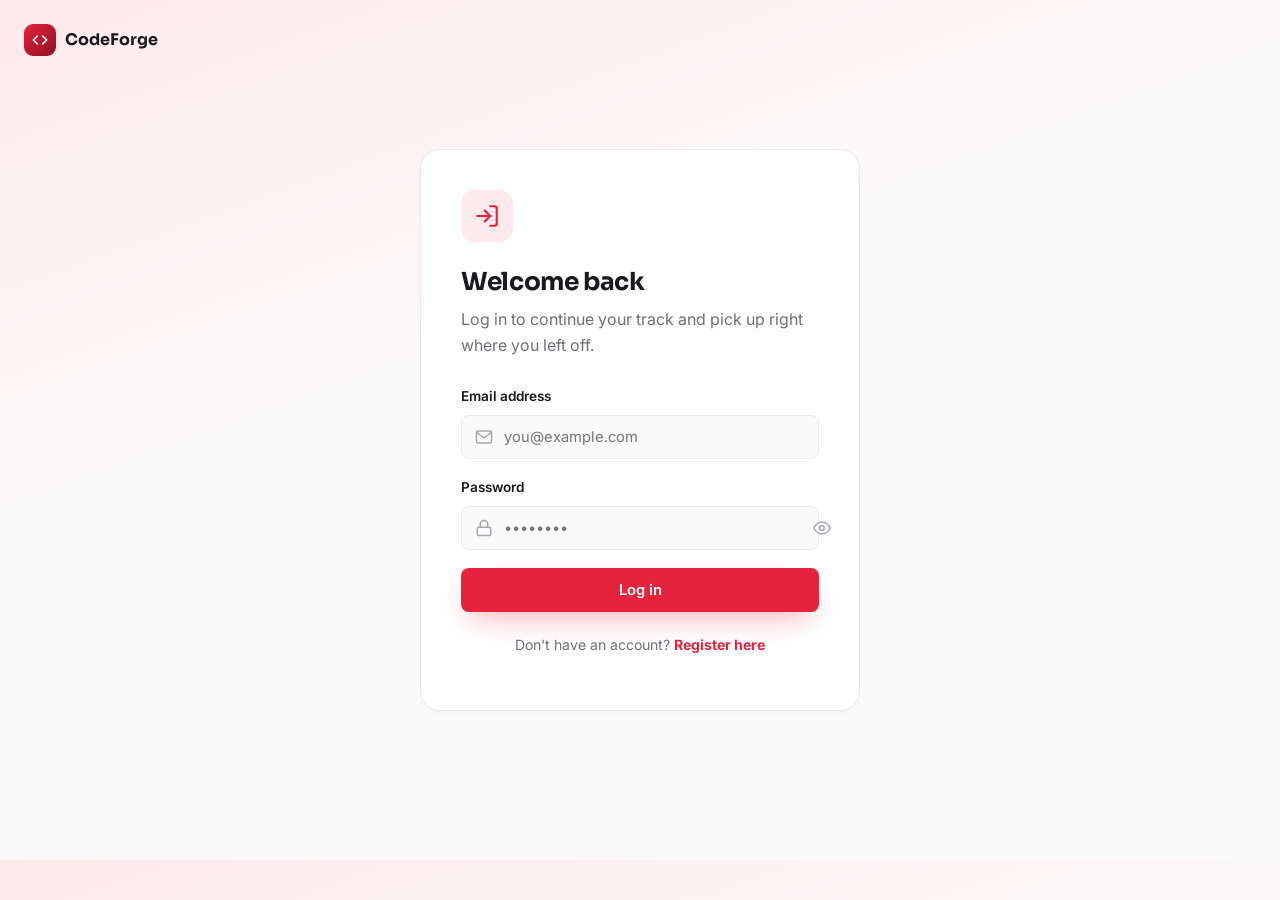
<file: files/login.html>
<!DOCTYPE html>
<html lang="en">
<head>
<meta charset="UTF-8" />
<meta name="viewport" content="width=device-width, initial-scale=1.0" />
<title>Log in — CodeForge</title>
<link rel="preconnect" href="https://fonts.googleapis.com">
<link href="https://fonts.googleapis.com/css2?family=Sora:wght@500;600;700;800&family=Inter:wght@400;500;600;700&family=JetBrains+Mono:wght@400;500&display=swap" rel="stylesheet">
<link rel="stylesheet" href="css/variables.css" />
<link rel="stylesheet" href="css/base.css" />
<link rel="stylesheet" href="css/components.css" />
<style>
  body{ background:linear-gradient(160deg, var(--red-soft) 0%, var(--bg) 40%); }
  .back-home{ position:fixed; top:24px; left:24px; display:flex; align-items:center; gap:9px; font-family:var(--font-display); font-weight:700; }
  .back-home .mark{ width:32px; height:32px; border-radius:9px; background:linear-gradient(135deg,var(--red),var(--red-darker)); display:flex; align-items:center; justify-content:center; }
  .back-home .mark svg{ width:16px; height:16px; stroke:#fff; }
</style>
<script src="js/storage.js"></script>
</head>
<body>

<a href="index.html" class="back-home">
  <span class="mark"><svg viewBox="0 0 24 24" stroke-width="2.4" fill="none" stroke-linecap="round" stroke-linejoin="round"><polyline points="16 18 22 12 16 6"/><polyline points="8 6 2 12 8 18"/></svg></span>
  CodeForge
</a>

<div class="form-shell">
  <div class="card form-card">
    <div class="form-icon"><svg class="icon" viewBox="0 0 24 24"><path d="M15 3h4a2 2 0 0 1 2 2v14a2 2 0 0 1-2 2h-4"/><polyline points="10 17 15 12 10 7"/><line x1="15" y1="12" x2="3" y2="12"/></svg></div>
    <h1>Welcome back</h1>
    <p class="sub">Log in to continue your track and pick up right where you left off.</p>

    <div class="form-msg" data-form-msg></div>

    <form id="login-form" novalidate>
      <div class="field">
        <label for="email">Email address</label>
        <div class="input-wrap">
          <svg class="icon" viewBox="0 0 24 24"><rect x="2" y="4" width="20" height="16" rx="2"/><path d="M22 6l-10 7L2 6"/></svg>
          <input type="email" id="email" name="email" placeholder="you@example.com" autocomplete="email" />
        </div>
        <span class="field-error"></span>
      </div>
      <div class="field">
        <label for="password">Password</label>
        <div class="input-wrap">
          <svg class="icon" viewBox="0 0 24 24"><rect x="3" y="11" width="18" height="11" rx="2"/><path d="M7 11V7a5 5 0 0 1 10 0v4"/></svg>
          <input type="password" id="password" name="password" placeholder="••••••••" autocomplete="current-password" style="padding-right:42px;" />
          <button type="button" class="toggle-pw" data-toggle-pw="password" aria-label="Show password">
            <svg class="icon" viewBox="0 0 24 24"><path d="M1 12s4-8 11-8 11 8 11 8-4 8-11 8-11-8-11-8z"/><circle cx="12" cy="12" r="3"/></svg>
          </button>
        </div>
        <span class="field-error"></span>
      </div>
      <button type="submit" class="btn btn-primary btn-block">Log in</button>
    </form>

    <p class="form-switch">Don't have an account? <a href="register.html">Register here</a></p>
  </div>
</div>

<script src="js/login.js"></script>
</body>
</html>
</file>
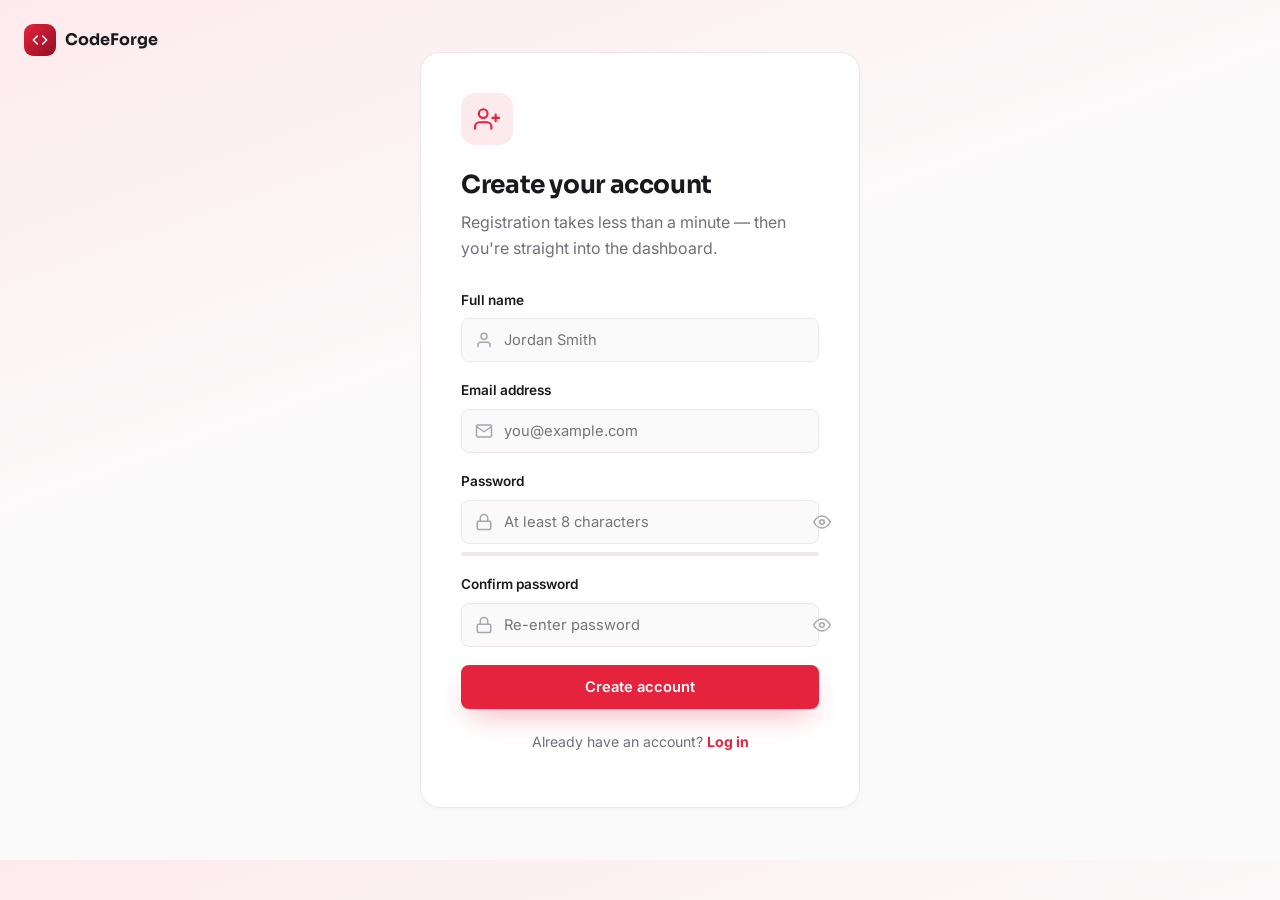
<file: files/register.html>
<!DOCTYPE html>
<html lang="en">
<head>
<meta charset="UTF-8" />
<meta name="viewport" content="width=device-width, initial-scale=1.0" />
<title>Register — CodeForge</title>
<link rel="preconnect" href="https://fonts.googleapis.com">
<link href="https://fonts.googleapis.com/css2?family=Sora:wght@500;600;700;800&family=Inter:wght@400;500;600;700&family=JetBrains+Mono:wght@400;500&display=swap" rel="stylesheet">
<link rel="stylesheet" href="css/variables.css" />
<link rel="stylesheet" href="css/base.css" />
<link rel="stylesheet" href="css/components.css" />
<style>
  body{ background:linear-gradient(160deg, var(--red-soft) 0%, var(--bg) 40%); }
  .back-home{ position:fixed; top:24px; left:24px; display:flex; align-items:center; gap:9px; font-family:var(--font-display); font-weight:700; }
  .back-home .mark{ width:32px; height:32px; border-radius:9px; background:linear-gradient(135deg,var(--red),var(--red-darker)); display:flex; align-items:center; justify-content:center; }
  .back-home .mark svg{ width:16px; height:16px; stroke:#fff; }
</style>
<script src="js/storage.js"></script>
</head>
<body>

<a href="index.html" class="back-home">
  <span class="mark"><svg viewBox="0 0 24 24" stroke-width="2.4" fill="none" stroke-linecap="round" stroke-linejoin="round"><polyline points="16 18 22 12 16 6"/><polyline points="8 6 2 12 8 18"/></svg></span>
  CodeForge
</a>

<div class="form-shell">
  <div class="card form-card">
    <div class="form-icon"><svg class="icon" viewBox="0 0 24 24"><path d="M16 21v-2a4 4 0 0 0-4-4H5a4 4 0 0 0-4 4v2"/><circle cx="8.5" cy="7" r="4"/><line x1="20" y1="8" x2="20" y2="14"/><line x1="23" y1="11" x2="17" y2="11"/></svg></div>
    <h1>Create your account</h1>
    <p class="sub">Registration takes less than a minute — then you're straight into the dashboard.</p>

    <div class="form-msg" data-form-msg></div>

    <form id="register-form" novalidate>
      <div class="field">
        <label for="name">Full name</label>
        <div class="input-wrap">
          <svg class="icon" viewBox="0 0 24 24"><path d="M20 21v-2a4 4 0 0 0-4-4H8a4 4 0 0 0-4 4v2"/><circle cx="12" cy="7" r="4"/></svg>
          <input type="text" id="name" name="name" placeholder="Jordan Smith" autocomplete="name" />
        </div>
        <span class="field-error"></span>
      </div>
      <div class="field">
        <label for="email">Email address</label>
        <div class="input-wrap">
          <svg class="icon" viewBox="0 0 24 24"><rect x="2" y="4" width="20" height="16" rx="2"/><path d="M22 6l-10 7L2 6"/></svg>
          <input type="email" id="email" name="email" placeholder="you@example.com" autocomplete="email" />
        </div>
        <span class="field-error"></span>
      </div>
      <div class="field">
        <label for="password">Password</label>
        <div class="input-wrap">
          <svg class="icon" viewBox="0 0 24 24"><rect x="3" y="11" width="18" height="11" rx="2"/><path d="M7 11V7a5 5 0 0 1 10 0v4"/></svg>
          <input type="password" id="password" name="password" placeholder="At least 8 characters" autocomplete="new-password" style="padding-right:42px;" />
          <button type="button" class="toggle-pw" data-toggle-pw="password" aria-label="Show password">
            <svg class="icon" viewBox="0 0 24 24"><path d="M1 12s4-8 11-8 11 8 11 8-4 8-11 8-11-8-11-8z"/><circle cx="12" cy="12" r="3"/></svg>
          </button>
        </div>
        <div class="pw-strength"><div class="pw-strength-bar" data-pw-strength></div></div>
        <span class="field-error"></span>
      </div>
      <div class="field">
        <label for="confirm">Confirm password</label>
        <div class="input-wrap">
          <svg class="icon" viewBox="0 0 24 24"><rect x="3" y="11" width="18" height="11" rx="2"/><path d="M7 11V7a5 5 0 0 1 10 0v4"/></svg>
          <input type="password" id="confirm" name="confirm" placeholder="Re-enter password" autocomplete="new-password" style="padding-right:42px;" />
          <button type="button" class="toggle-pw" data-toggle-pw="confirm" aria-label="Show password">
            <svg class="icon" viewBox="0 0 24 24"><path d="M1 12s4-8 11-8 11 8 11 8-4 8-11 8-11-8-11-8z"/><circle cx="12" cy="12" r="3"/></svg>
          </button>
        </div>
        <span class="field-error"></span>
      </div>
      <button type="submit" class="btn btn-primary btn-block">Create account</button>
    </form>

    <p class="form-switch">Already have an account? <a href="login.html">Log in</a></p>
  </div>
</div>

<script src="js/register.js"></script>
</body>
</html>
</file>
<file: files/css/variables.css>
/* =========================================================
   CodeForge — design tokens
   Theme: White + Red. Clean paper canvas, one confident accent.
   ========================================================= */

:root{
  /* surfaces */
  --white:        #ffffff;
  --bg:           #fbfafa;
  --surface:      #ffffff;
  --surface-tint: #fff5f6;
  --border:       #efe6e7;
  --border-soft:  #f5eeee;

  /* ink */
  --ink:          #1a1a1e;
  --ink-muted:    #6f707a;
  --ink-faint:    #a5a6ae;

  /* red system */
  --red:          #e5233d;
  --red-dark:     #b81730;
  --red-darker:   #8f0f25;
  --red-soft:     #fdeaed;
  --red-soft-2:   #fbd9de;
  --red-glow:     0 12px 30px -10px rgba(229,35,61,.45);

  /* semantic (kept muted, red stays the hero) */
  --success:      #1c8a5c;
  --success-soft: #e6f6ef;
  --danger:       #d6293f;
  --danger-soft:  #fdeaec;

  /* elevation */
  --shadow-sm:    0 2px 10px -4px rgba(20,20,25,.08);
  --shadow-md:    0 16px 40px -18px rgba(20,20,25,.16);
  --shadow-lg:    0 30px 70px -25px rgba(20,20,25,.22);

  /* shape */
  --radius-sm:    8px;
  --radius-md:    14px;
  --radius-lg:    20px;
  --radius-pill:  999px;

  /* type */
  --font-display: 'Sora', system-ui, sans-serif;
  --font-body:    'Inter', system-ui, sans-serif;
  --font-mono:    'JetBrains Mono', 'Courier New', monospace;

  /* layout */
  --sidebar-w:    268px;
  --topbar-h:     68px;
}
</file>
<file: files/css/base.css>
/* =========================================================
   CodeForge — base reset & typography
   ========================================================= */

*,*::before,*::after{ box-sizing:border-box; }
html{ scroll-behavior:smooth; }
body{
  margin:0;
  background:var(--bg);
  color:var(--ink);
  font-family:var(--font-body);
  line-height:1.6;
  -webkit-font-smoothing:antialiased;
}
img{ max-width:100%; display:block; }
a{ color:inherit; text-decoration:none; }
h1,h2,h3,h4{ font-family:var(--font-display); margin:0 0 .5em; letter-spacing:-.015em; color:var(--ink); }
p{ margin:0 0 1em; color:var(--ink-muted); }
ul{ margin:0; padding:0; list-style:none; }
button, input, textarea, select{ font-family:inherit; color:inherit; }
svg{ display:block; }

::selection{ background:var(--red-soft-2); color:var(--red-darker); }

a:focus-visible, button:focus-visible, input:focus-visible, textarea:focus-visible{
  outline:2px solid var(--red); outline-offset:2px;
}

@media (prefers-reduced-motion: reduce){
  *{ animation-duration:.001ms !important; transition-duration:.001ms !important; }
}

.eyebrow{
  display:inline-flex; align-items:center; gap:8px;
  font-family:var(--font-mono); font-size:.74rem; letter-spacing:.04em;
  color:var(--red-dark); background:var(--red-soft);
  padding:6px 12px; border-radius:var(--radius-pill); margin-bottom:16px;
}

.icon{ width:18px; height:18px; stroke:currentColor; fill:none; stroke-width:2; stroke-linecap:round; stroke-linejoin:round; flex-shrink:0; }

.btn{
  display:inline-flex; align-items:center; justify-content:center; gap:8px;
  padding:12px 22px; border-radius:var(--radius-sm); border:1px solid transparent;
  font-weight:600; font-size:.92rem; cursor:pointer;
  transition:transform .15s ease, box-shadow .2s ease, background .2s ease, border-color .2s ease;
  font-family:var(--font-body);
}
.btn:active{ transform:scale(.97); }
.btn-primary{ background:var(--red); color:#fff; box-shadow:var(--red-glow); }
.btn-primary:hover{ background:var(--red-dark); }
.btn-outline{ background:var(--surface); border-color:var(--border); color:var(--ink); }
.btn-outline:hover{ border-color:var(--red); color:var(--red-dark); }
.btn-ghost{ background:transparent; color:var(--ink-muted); }
.btn-ghost:hover{ color:var(--red-dark); }
.btn-block{ width:100%; }
.btn-sm{ padding:9px 16px; font-size:.85rem; }

.card{
  background:var(--surface); border:1px solid var(--border); border-radius:var(--radius-lg);
  box-shadow:var(--shadow-sm); transition:transform .22s ease, box-shadow .22s ease, border-color .22s ease;
}

.container{ max-width:1080px; margin:0 auto; }
</file>
<file: files/css/sidebar.css>
/* =========================================================
   CodeForge — app shell: fixed sidebar + topbar + main
   ========================================================= */

.app-shell{ min-height:100vh; }

/* ---------- sidebar ---------- */
.sidebar{
  position:fixed; top:0; left:0; bottom:0; width:var(--sidebar-w);
  background:var(--white); border-right:1px solid var(--border);
  display:flex; flex-direction:column; z-index:200;
  transition:transform .25s ease;
}
.sidebar-brand{
  display:flex; align-items:center; gap:12px; padding:24px 22px 20px;
  border-bottom:1px solid var(--border-soft);
}
.sidebar-brand .mark{
  width:38px; height:38px; border-radius:11px; flex-shrink:0;
  background:linear-gradient(135deg, var(--red), var(--red-darker));
  display:flex; align-items:center; justify-content:center;
  box-shadow:var(--red-glow);
}
.sidebar-brand .mark svg{ width:20px; height:20px; stroke:#fff; }
.sidebar-brand .name{ font-family:var(--font-display); font-weight:700; font-size:1.08rem; line-height:1.1; }
.sidebar-brand .tag{ font-size:.72rem; color:var(--ink-faint); font-family:var(--font-mono); }

.sidebar-nav{ flex:1; padding:18px 14px; overflow-y:auto; }
.sidebar-nav .nav-label{
  font-size:.7rem; text-transform:uppercase; letter-spacing:.08em; color:var(--ink-faint);
  padding:10px 12px 6px;
}
.sidebar-link{
  display:flex; align-items:center; gap:12px; padding:11px 12px; border-radius:var(--radius-sm);
  color:var(--ink-muted); font-weight:600; font-size:.92rem; margin-bottom:2px; position:relative;
  transition:background .15s ease, color .15s ease;
}
.sidebar-link .icon{ color:var(--ink-faint); transition:color .15s ease; }
.sidebar-link:hover{ background:var(--surface-tint); color:var(--ink); }
.sidebar-link:hover .icon{ color:var(--red); }
.sidebar-link.active{ background:var(--red-soft); color:var(--red-darker); }
.sidebar-link.active .icon{ color:var(--red); }
.sidebar-link.active::before{
  content:""; position:absolute; left:-14px; top:8px; bottom:8px; width:4px;
  background:var(--red); border-radius:0 4px 4px 0;
}

.sidebar-user{
  padding:16px; border-top:1px solid var(--border-soft);
}
.sidebar-user-card{
  display:flex; align-items:center; gap:10px; padding:10px; border-radius:var(--radius-md);
  background:var(--surface-tint); border:1px solid var(--border-soft); margin-bottom:10px;
}
.avatar{
  width:36px; height:36px; border-radius:50%; flex-shrink:0;
  background:linear-gradient(135deg, var(--red), var(--red-darker));
  color:#fff; display:flex; align-items:center; justify-content:center; font-weight:700; font-size:.9rem;
}
.sidebar-user-card .who{ min-width:0; }
.sidebar-user-card .who b{ display:block; font-size:.86rem; overflow:hidden; text-overflow:ellipsis; white-space:nowrap; }
.sidebar-user-card .who span{ display:block; font-size:.74rem; color:var(--ink-faint); overflow:hidden; text-overflow:ellipsis; white-space:nowrap; }
.logout-btn{
  display:flex; align-items:center; justify-content:center; gap:8px; width:100%;
  padding:10px; border-radius:var(--radius-sm); border:1px solid var(--border);
  background:var(--surface); color:var(--ink-muted); font-weight:600; font-size:.85rem; cursor:pointer;
}
.logout-btn:hover{ border-color:var(--red); color:var(--red-dark); }
.guest-actions{ display:flex; flex-direction:column; gap:8px; }

/* ---------- topbar (mobile) ---------- */
.topbar{
  display:none; position:sticky; top:0; z-index:150; height:var(--topbar-h);
  background:color-mix(in srgb, var(--white) 92%, transparent);
  backdrop-filter:blur(8px); border-bottom:1px solid var(--border);
  align-items:center; justify-content:space-between; padding:0 18px;
}
.topbar .brand-mini{ display:flex; align-items:center; gap:9px; font-family:var(--font-display); font-weight:700; }
.topbar .brand-mini .mark{
  width:30px; height:30px; border-radius:9px;
  background:linear-gradient(135deg, var(--red), var(--red-darker));
  display:flex; align-items:center; justify-content:center;
}
.topbar .brand-mini .mark svg{ width:16px; height:16px; stroke:#fff; }
.menu-btn{
  width:40px; height:40px; border-radius:var(--radius-sm); border:1px solid var(--border);
  background:var(--surface); display:flex; align-items:center; justify-content:center; cursor:pointer;
}
.sidebar-overlay{
  display:none; position:fixed; inset:0; background:rgba(20,15,16,.4); z-index:190;
}

/* ---------- main ---------- */
.main{
  margin-left:var(--sidebar-w);
  padding:44px 40px 64px;
  min-height:100vh;
}
.page-head{ margin-bottom:36px; }
.page-head h1{ font-size:clamp(1.7rem, 3vw, 2.3rem); }

@media (max-width: 980px){
  .sidebar{ transform:translateX(-100%); box-shadow:var(--shadow-lg); }
  .sidebar.open{ transform:translateX(0); }
  .sidebar-overlay.show{ display:block; }
  .topbar{ display:flex; }
  .main{ margin-left:0; padding:32px 20px 56px; }
}
</file>
<file: files/css/components.css>
/* =========================================================
   CodeForge — shared components
   ========================================================= */

/* ---------- hero ---------- */
.hero{
  background:var(--surface); border:1px solid var(--border); border-radius:var(--radius-lg);
  padding:48px; box-shadow:var(--shadow-sm); position:relative; overflow:hidden; margin-bottom:40px;
}
.hero::before{
  content:""; position:absolute; top:-80px; right:-80px; width:280px; height:280px; border-radius:50%;
  background:radial-gradient(circle, var(--red-soft) 0%, transparent 70%);
}
.hero-grid{ display:grid; grid-template-columns:1.1fr .9fr; gap:48px; align-items:center; position:relative; }
.hero h1{ font-size:clamp(2rem, 4vw, 2.9rem); line-height:1.08; }
.hero .lede{ font-size:1.05rem; max-width:46ch; }
.hero-ctas{ display:flex; gap:14px; margin-top:26px; flex-wrap:wrap; }
.hero-stats{ display:flex; gap:30px; margin-top:38px; flex-wrap:wrap; }
.stat b{ display:block; font-family:var(--font-display); font-size:1.5rem; }
.stat span{ font-size:.8rem; color:var(--ink-faint); }

/* illustration panel (pure CSS/SVG, no external images) */
.illustration{
  aspect-ratio:1/1; border-radius:var(--radius-lg); position:relative;
  background:linear-gradient(160deg, var(--red-soft) 0%, var(--white) 60%);
  border:1px solid var(--border-soft); overflow:hidden;
}
.illustration .blob{
  position:absolute; border-radius:50%; background:var(--red); opacity:.14;
}
.illustration .b1{ width:180px; height:180px; top:-40px; left:-40px; }
.illustration .b2{ width:120px; height:120px; bottom:20px; right:-20px; opacity:.22; }
.illustration .code-card{
  position:absolute; inset:20%; background:var(--white); border:1px solid var(--border);
  border-radius:var(--radius-md); box-shadow:var(--shadow-md); padding:18px; font-family:var(--font-mono); font-size:.78rem;
}
.illustration .code-card .dot-row{ display:flex; gap:6px; margin-bottom:12px; }
.illustration .code-card .dot{ width:9px; height:9px; border-radius:50%; background:var(--border); }
.illustration .code-card .dot:nth-child(1){ background:var(--red); }
.illustration .code-card .ln{ height:8px; border-radius:4px; background:var(--border-soft); margin-bottom:8px; }
.illustration .code-card .ln.short{ width:55%; }
.illustration .code-card .ln.accent{ background:var(--red-soft-2); width:75%; }

/* ---------- section head ---------- */
.section-head{ max-width:640px; margin-bottom:30px; }
.section-head h2{ font-size:clamp(1.4rem, 2.6vw, 1.9rem); }

/* ---------- grids ---------- */
.grid-3{ display:grid; grid-template-columns:repeat(3,1fr); gap:20px; }
.grid-2{ display:grid; grid-template-columns:1fr 1fr; gap:20px; }

/* ---------- premium card ---------- */
.p-card{ padding:26px; position:relative; }
.p-card:hover{ transform:translateY(-5px); box-shadow:var(--shadow-md); border-color:var(--red-soft-2); }
.p-card .tag{
  display:inline-flex; align-items:center; gap:6px; font-family:var(--font-mono); font-size:.72rem;
  color:var(--red-dark); background:var(--red-soft); padding:4px 10px; border-radius:var(--radius-pill); margin-bottom:14px;
}
.p-card .icon-badge{
  width:44px; height:44px; border-radius:var(--radius-md); background:var(--red-soft);
  display:flex; align-items:center; justify-content:center; margin-bottom:16px;
}
.p-card .icon-badge svg{ stroke:var(--red); width:22px; height:22px; }
.p-card h3{ font-size:1.1rem; }
.p-card .meta{ display:flex; gap:14px; margin-top:14px; font-size:.78rem; color:var(--ink-faint); flex-wrap:wrap; }
.p-card .meta span{ display:flex; align-items:center; gap:5px; }
.p-card .course-start{ margin-top:20px; }
.course-title-link:hover{ color:var(--red-dark); text-decoration:underline; }
.course-start:disabled{ cursor:not-allowed; opacity:.62; background:var(--border-soft); color:var(--ink-faint); border-color:var(--border); }
.course-content{ margin-top:20px; border-top:1px solid var(--border-soft); padding-top:14px; }
.course-content summary{ cursor:pointer; color:var(--red-dark); font-weight:700; }
.course-content ul{ list-style:disc; padding-left:20px; margin-top:12px; }
.course-content li{ color:var(--ink-muted); font-size:.88rem; margin:8px 0; }
.course-content code{ font-family:var(--font-mono); font-size:.8rem; background:var(--red-soft); color:var(--red-dark); padding:1px 4px; border-radius:4px; }
.course-modules{ list-style:none; padding:0; margin:24px 0; counter-reset:module; }
.course-modules li{ padding:12px 0 12px 42px; border-bottom:1px solid var(--border-soft); position:relative; color:var(--ink-muted); }
.course-modules li::before{ counter-increment:module; content:counter(module); position:absolute; left:0; top:10px; width:26px; height:26px; border-radius:50%; display:grid; place-items:center; background:var(--red-soft); color:var(--red-dark); font-size:.78rem; font-weight:700; }

/* ---------- chips / filters ---------- */
.chip-row{ display:flex; gap:10px; margin-bottom:28px; flex-wrap:wrap; }
.chip{
  padding:9px 17px; border-radius:var(--radius-pill); border:1px solid var(--border);
  font-size:.85rem; font-weight:600; cursor:pointer; background:var(--surface); color:var(--ink-muted);
  transition:all .15s ease;
}
.chip.active{ background:var(--red); border-color:var(--red); color:#fff; }
.chip:hover:not(.active){ border-color:var(--red); color:var(--red-dark); }

/* ---------- gallery ---------- */
.gallery-grid{ display:grid; grid-template-columns:repeat(3,1fr); gap:18px; }
.gallery-item{
  border-radius:var(--radius-lg); overflow:hidden; border:1px solid var(--border);
  aspect-ratio:4/3; position:relative; cursor:pointer; background:var(--surface);
}
.gallery-item .thumb{
  width:100%; height:100%; display:flex; align-items:center; justify-content:center;
  font-size:2rem;
}
.gallery-item figcaption{
  position:absolute; left:0; right:0; bottom:0; padding:16px;
  background:linear-gradient(to top, rgba(20,10,11,.82), transparent);
  color:#fff; font-size:.84rem; opacity:0; transition:opacity .2s ease; font-weight:600;
}
.gallery-item:hover figcaption{ opacity:1; }
.gallery-item:hover{ transform:translateY(-4px); box-shadow:var(--shadow-md); }
.resource-grid{ align-items:stretch; }
.resource-card{ display:flex; flex-direction:column; }
.resource-card .btn{ margin-top:auto; align-self:flex-start; }

/* ---------- forms ---------- */
.form-shell{ display:flex; align-items:center; justify-content:center; min-height:calc(100vh - 40px); padding:20px; }
.form-card{ width:100%; max-width:440px; padding:40px; }
.form-card .form-icon{
  width:52px; height:52px; border-radius:var(--radius-md); background:var(--red-soft);
  display:flex; align-items:center; justify-content:center; margin-bottom:20px;
}
.form-card .form-icon svg{ stroke:var(--red); width:26px; height:26px; }
.form-card h1{ font-size:1.55rem; margin-bottom:6px; }
.form-card .sub{ margin-bottom:28px; }
.field{ margin-bottom:18px; }
.field label{ display:block; font-size:.85rem; margin-bottom:7px; font-weight:600; }
.field .input-wrap{ position:relative; }
.field .input-wrap .icon{
  position:absolute; left:14px; top:50%; transform:translateY(-50%); color:var(--ink-faint);
}
.field input{
  width:100%; padding:12px 14px 12px 42px; border-radius:var(--radius-sm); border:1px solid var(--border);
  background:var(--bg); color:var(--ink); font-size:.92rem; transition:border-color .15s ease, background .15s ease;
}
.field input:focus{ border-color:var(--red); background:var(--white); }
.field-error{ color:var(--danger); font-size:.78rem; margin-top:6px; display:none; }
.field.invalid input{ border-color:var(--danger); }
.field.invalid .field-error{ display:block; }
.toggle-pw{
  position:absolute; right:12px; top:50%; transform:translateY(-50%); background:none; border:none;
  cursor:pointer; color:var(--ink-faint); padding:4px;
}
.form-msg{ padding:12px 14px; border-radius:var(--radius-sm); font-size:.85rem; margin-bottom:18px; display:none; align-items:center; gap:8px; }
.form-msg.show{ display:flex; }
.form-msg.success{ background:var(--success-soft); color:var(--success); }
.form-msg.error{ background:var(--danger-soft); color:var(--danger); }
.form-switch{ margin-top:22px; text-align:center; font-size:.88rem; color:var(--ink-muted); }
.form-switch a{ color:var(--red); font-weight:700; }
.pw-strength{ height:4px; border-radius:4px; background:var(--border); margin-top:8px; overflow:hidden; }
.pw-strength-bar{ height:100%; width:0%; background:var(--danger); transition:width .2s ease, background .2s ease; }

/* ---------- contact ---------- */
.contact-grid{ display:grid; grid-template-columns:.85fr 1.15fr; gap:26px; align-items:start; }
.contact-info .p-card{ margin-bottom:16px; }

/* ---------- dashboard ---------- */
.dash-hero{
  display:flex; justify-content:space-between; align-items:center; gap:20px; flex-wrap:wrap;
}
.dash-hero .avatar{ width:56px; height:56px; font-size:1.3rem; }
.dash-hero-left{ display:flex; align-items:center; gap:16px; }
.progress-track{ height:8px; border-radius:8px; background:var(--border-soft); overflow:hidden; margin-top:10px; }
.progress-bar{ height:100%; background:linear-gradient(90deg, var(--red), var(--red-dark)); border-radius:8px; }
.stat-strip{ display:grid; grid-template-columns:repeat(3,1fr); gap:18px; margin:32px 0; }
.stat-box{ padding:20px; text-align:left; }
.stat-box b{ font-family:var(--font-display); font-size:1.6rem; display:block; }
.stat-box span{ font-size:.8rem; color:var(--ink-faint); }
.activity-item{ display:flex; gap:14px; padding:14px 0; border-bottom:1px solid var(--border-soft); }
.activity-item:last-child{ border-bottom:none; }
.activity-dot{ width:34px; height:34px; border-radius:50%; background:var(--red-soft); display:flex; align-items:center; justify-content:center; flex-shrink:0; }
.activity-dot svg{ width:16px; height:16px; stroke:var(--red); }

/* ---------- timeline / values ---------- */
.value-list{ display:grid; grid-template-columns:repeat(2,1fr); gap:18px; }
.timeline{ border-left:2px solid var(--border); padding-left:26px; margin-left:8px; }
.timeline .tl-item{ position:relative; padding-bottom:26px; }
.timeline .tl-item::before{
  content:""; position:absolute; left:-33px; top:4px; width:11px; height:11px; border-radius:50%; background:var(--red);
  box-shadow:0 0 0 4px var(--red-soft);
}
.roadmap-list{ display:grid; grid-template-columns:repeat(2,1fr); gap:18px; }
.roadmap-step .tag{ margin-bottom:10px; }
.roadmap-soon{ border-style:dashed; background:var(--surface-tint); }

/* ---------- footer ---------- */
.page-footer{ margin-top:56px; padding-top:24px; border-top:1px solid var(--border); font-size:.82rem; color:var(--ink-faint); display:flex; justify-content:space-between; flex-wrap:wrap; gap:10px; }

/* ---------- responsive ---------- */
@media (max-width: 900px){
  .hero-grid{ grid-template-columns:1fr; }
  .hero .illustration{ display:none; }
  .grid-3{ grid-template-columns:1fr 1fr; }
  .contact-grid{ grid-template-columns:1fr; }
  .value-list{ grid-template-columns:1fr; }
  .roadmap-list{ grid-template-columns:1fr; }
  .stat-strip{ grid-template-columns:1fr; }
}
@media (max-width: 620px){
  .grid-3, .grid-2, .gallery-grid{ grid-template-columns:1fr; }
  .hero{ padding:30px 22px; }
}
</file>
